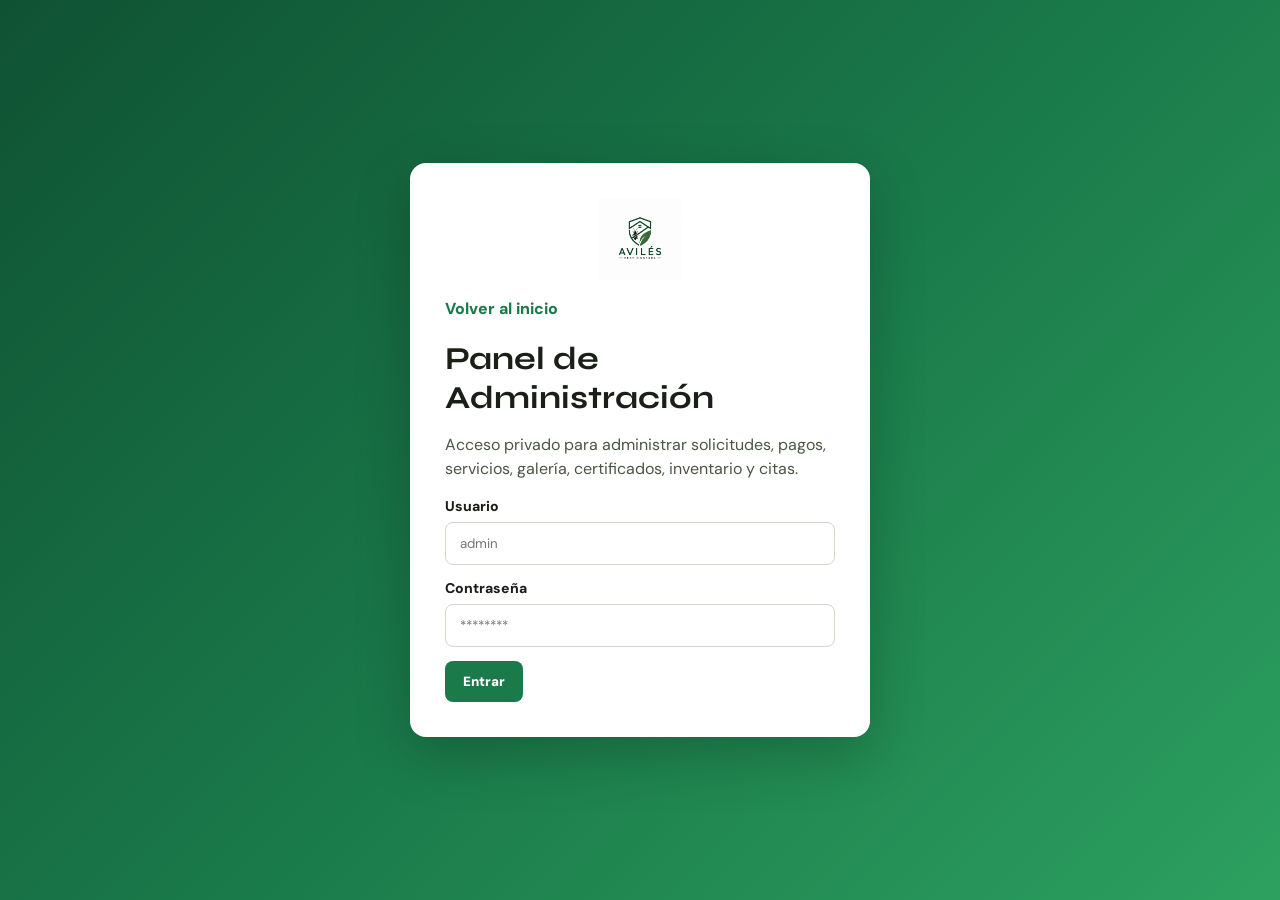
<file: dashboard.html>
﻿<!DOCTYPE html>
<html lang="es" data-theme="light">
<head>
<meta charset="UTF-8" />
<meta name="viewport" content="width=device-width, initial-scale=1.0" />
<title>Panel de Administración - Avilés Pest Control</title>
<link rel="icon" type="image/png" href="galeria/image1.png" />
<link rel="apple-touch-icon" href="galeria/image1.png" />
<link rel="preconnect" href="https://fonts.googleapis.com" />
<link href="https://fonts.googleapis.com/css2?family=Syne:wght@400;600;700;800&family=DM+Sans:wght@300;400;500;700&display=swap" rel="stylesheet" />
<style>
:root{
  --bg:#f5f7f2;
  --panel:#ffffff;
  --panel-2:#eaede4;
  --text:#1a1f18;
  --muted:#4a5544;
  --green:#1a7a4a;
  --green-2:#2da05f;
  --lime:#7ec94a;
  --dark:#0f2018;
  --border:#d0d8c8;
  --danger:#d93636;
  --warning:#d4a017;
  --blue:#2b6cb0;
  --shadow:0 4px 24px rgba(26,122,74,.12);
  --radius:16px;
  --radius-sm:8px;
}
*{box-sizing:border-box}
body{margin:0;font-family:'DM Sans',sans-serif;background:var(--bg);color:var(--text)}
h1,h2,h3{font-family:'Syne',sans-serif;margin:0;color:var(--text)}
button,input,select,textarea{font-family:inherit}
a{text-decoration:none;color:inherit}
.dashboard-shell{min-height:100vh}
.admin-login{min-height:100vh;display:grid;place-items:center;padding:24px;background:linear-gradient(135deg,#0f5233,#1a7a4a 52%,#2da05f)}
.admin-login-card{width:min(460px,100%);background:var(--panel);border-radius:var(--radius);padding:34px;box-shadow:0 18px 55px rgba(0,0,0,.22);border:1px solid rgba(255,255,255,.12)}
.admin-back{display:inline-block;margin-bottom:20px;color:var(--green);font-weight:800}
.admin-login-card h1{font-size:2rem;margin-bottom:10px}
.admin-login-card p{color:var(--muted);line-height:1.5}
.form-group{display:flex;flex-direction:column;gap:7px;margin-bottom:14px}
.form-group label{font-weight:800;font-size:.88rem}
input,select,textarea{width:100%;border:1.5px solid var(--border);border-radius:var(--radius-sm);padding:12px 14px;background:#fff;color:var(--text);outline:none}
textarea{min-height:90px;resize:vertical}
input:focus,select:focus,textarea:focus{border-color:var(--green);box-shadow:0 0 0 3px rgba(26,122,74,.12)}
.btn-green,.btn-sm,.admin-logout,.admin-home-link{border:0;border-radius:var(--radius-sm);padding:12px 18px;font-weight:900;cursor:pointer;transition:.2s ease}
.btn-green,.btn-sm{background:var(--green);color:white}
.btn-green:hover,.btn-sm:hover{background:var(--green-2);transform:translateY(-1px)}
.btn-danger{background:var(--danger)!important;color:white}
.btn-warning{background:var(--warning)!important;color:white}
.btn-blue{background:var(--blue)!important;color:white}
.btn-light{background:#eef6eb!important;color:var(--green)!important}
.btn-xs{padding:7px 10px;border-radius:999px;border:0;font-size:.78rem;font-weight:900;cursor:pointer;margin:2px}
.login-error{display:none;color:var(--danger)!important;font-weight:800;margin-top:12px}
.admin-app{display:grid;grid-template-columns:280px 1fr;min-height:100vh}
.admin-sidebar{background:linear-gradient(180deg,#0f2018,#0f5233);color:white;padding:24px;position:sticky;top:0;height:100vh;display:flex;flex-direction:column;gap:22px;overflow:auto;border-right:1px solid rgba(255,255,255,.08)}
.admin-brand{display:flex;align-items:center;gap:12px;font-family:'Syne';font-weight:900;font-size:1.1rem;line-height:1.05}
.admin-brand small{color:var(--lime)}
.admin-brand-mark{display:grid;place-items:center;width:48px;height:48px;border-radius:12px;background:var(--lime);color:#102015;font-weight:900;overflow:hidden}
.admin-brand-mark img,.dashboard-logo{width:100%;height:100%;object-fit:contain;display:block}.login-logo{width:82px;height:82px;margin:0 auto 18px;display:block}.cert-logo{width:86px;height:86px;object-fit:contain;margin:0 auto 12px;display:block}.receipt-logo-img{width:62px;height:62px;object-fit:contain;display:block;margin-bottom:10px}
.admin-menu{display:flex;flex-direction:column;gap:8px}
.admin-menu button{width:100%;text-align:left;border:1px solid transparent;border-radius:var(--radius-sm);padding:13px 15px;background:transparent;color:rgba(255,255,255,.78);font-weight:800;cursor:pointer;transition:.2s}
.admin-menu button:hover,.admin-menu button.active{background:rgba(126,201,74,.16);border-color:rgba(126,201,74,.24);color:white}
.admin-logout{margin-top:auto;background:var(--lime);color:#0f2018}
.admin-content{padding:28px;overflow:hidden}
.admin-topbar{display:flex;align-items:center;justify-content:space-between;gap:20px;margin-bottom:24px}
.admin-kicker{color:var(--green);font-weight:900;text-transform:uppercase;letter-spacing:.08em;font-size:.76rem}
.admin-topbar h1{font-size:2.2rem;margin-top:4px}
.admin-home-link{background:#0f5233;color:white}
.dash-panel{display:none}.dash-panel.active{display:block}
.metric-grid{display:grid;grid-template-columns:repeat(6,minmax(150px,1fr));gap:16px;margin-bottom:20px}
.metric-card,.admin-card,.receipt-card{background:var(--panel);border:1px solid var(--border);border-radius:var(--radius);box-shadow:var(--shadow)}
.metric-card{padding:20px;min-height:120px;display:flex;flex-direction:column;justify-content:space-between}
.metric-card span{color:var(--muted);font-weight:800;font-size:.9rem}.metric-card strong{font-size:2rem;font-family:'Syne'}
.metric-card.green{background:linear-gradient(135deg,#ffffff,#ecf8e5)}
.metric-card.blue{background:linear-gradient(135deg,#ffffff,#e8f1ec)}
.metric-card.orange{background:linear-gradient(135deg,#ffffff,#fff7df)}
.admin-grid{display:grid;gap:18px;margin-bottom:18px}.two-columns{grid-template-columns:repeat(2,minmax(0,1fr))}.three-columns{grid-template-columns:repeat(3,minmax(0,1fr))}.payments-layout{grid-template-columns:1.3fr .7fr}
.admin-card,.receipt-card{padding:22px;margin-bottom:18px}.admin-card h2,.receipt-card h2{font-size:1.25rem;margin-bottom:12px}.admin-card p{color:var(--muted);margin:6px 0 0;line-height:1.5}
.admin-card-head{display:flex;align-items:center;justify-content:space-between;gap:15px;margin-bottom:15px}
.request-form,.payment-form,.testimonial-form,.gallery-form,.inventory-form,.faq-form,.appointment-form,.certificate-form,.expense-form,.suggestion-form{display:grid;grid-template-columns:repeat(4,1fr);gap:12px;margin-bottom:16px}
.wide{grid-column:1/-1}.span-2{grid-column:span 2}.span-3{grid-column:span 3}
.dash-row{display:flex;gap:10px;align-items:center;margin-bottom:14px}.dash-row input{flex:1}
.table-wrap{width:100%;overflow:auto}.admin-table{width:100%;border-collapse:collapse;min-width:760px}.admin-table th,.admin-table td{padding:13px 12px;border-bottom:1px solid var(--border);text-align:left;vertical-align:top}.admin-table th{font-size:.8rem;text-transform:uppercase;color:var(--muted);letter-spacing:.06em}.admin-table td{font-weight:600}
.badge{display:inline-flex;align-items:center;border-radius:999px;padding:6px 10px;font-size:.78rem;font-weight:900;background:#edf6ea;color:var(--green)}.badge.danger{background:#ffe9e9;color:var(--danger)}.badge.warning{background:#fff3dc;color:#a86400}.badge.blue{background:#e7efff;color:var(--blue)}.badge.lime{background:rgba(126,201,74,.18);color:#0f5233}
.rank-list{display:flex;flex-direction:column;gap:10px}.rank-row{display:grid;grid-template-columns:140px 1fr 40px;gap:10px;align-items:center}.rank-bar{height:12px;border-radius:999px;background:#edf2ea;overflow:hidden}.rank-fill{height:100%;border-radius:999px;background:var(--green)}
.donut-wrap{display:flex;align-items:center;gap:20px;flex-wrap:wrap}.donut-chart{width:170px;height:170px;border-radius:50%;background:conic-gradient(var(--green) 0deg,#dce8d7 0deg)}.donut-legend{display:grid;gap:8px}.dot-chart{display:flex;gap:10px;align-items:end;min-height:180px}.dot-col{display:flex;flex-direction:column;align-items:center;gap:7px;flex:1}.dot{width:18px;height:18px;border-radius:50%;background:var(--green)}.dot-label{font-size:.75rem;color:var(--muted);text-align:center}
.item-list{display:grid;gap:10px}.item-card{border:1px solid var(--border);border-radius:var(--radius-sm);padding:14px;background:#fff;display:flex;justify-content:space-between;gap:12px;align-items:flex-start}.item-card strong{display:block}.item-card small{color:var(--muted)}
.admin-table input,.admin-table select,.admin-table textarea{min-width:130px;padding:8px 10px;border-radius:10px;font-size:.85rem}.admin-table textarea{min-height:54px}.editable-card>div{display:grid;gap:8px;flex:1}.item-card input,.item-card select,.item-card textarea{margin-bottom:6px}
.receipt-card{min-height:360px}.receipt-empty{height:100%;display:grid;place-items:center;color:var(--muted);text-align:center}.receipt-box{border:1px dashed var(--border);border-radius:18px;padding:18px;background:white}.receipt-box h2{color:var(--green)}.receipt-brand{display:flex;align-items:center;gap:12px;margin-bottom:10px}.receipt-line{display:flex;justify-content:space-between;border-bottom:1px solid var(--border);padding:9px 0}.payment-message,.dash-save-msg{display:none;color:var(--green);font-weight:900}
.gallery-preview{display:grid;grid-template-columns:repeat(3,1fr);gap:12px}.gallery-card img{width:100%;height:160px;object-fit:cover;border-radius:16px;border:1px solid var(--border)}.gallery-card{background:var(--panel-2);padding:12px;border-radius:18px;border:1px solid var(--border)}
.upload-field{display:flex;flex-direction:column;gap:7px}.upload-field label{font-weight:900;font-size:.88rem}.upload-field small{color:var(--muted);line-height:1.4}.upload-field input[type=file]{background:#fff;border:1.5px dashed var(--green);cursor:pointer}
.slide-show-box{min-height:280px;border-radius:22px;overflow:hidden;position:relative;background:#102015;color:white;display:grid;place-items:center}.slide-show-box img{width:100%;height:360px;object-fit:cover;display:block}.slide-caption{position:absolute;left:18px;bottom:18px;background:rgba(16,32,21,.75);padding:12px 16px;border-radius:16px;backdrop-filter:blur(10px)}
.calendar-grid{display:grid;grid-template-columns:repeat(7,1fr);gap:10px}.calendar-day{min-height:120px;background:var(--panel-2);border:1px solid var(--border);border-radius:16px;padding:10px}.calendar-day strong{font-family:'Syne'}.calendar-event{margin-top:8px;padding:7px;border-radius:10px;background:#e8f7e5;font-size:.8rem;font-weight:800;color:var(--green)}
.cert-preview{background:#fff;border:8px double #2f7d32;border-radius:22px;padding:35px;text-align:center;min-height:420px}.cert-preview h2{font-size:2.2rem;color:#2f7d32}.cert-preview .cert-name{font-family:'Syne';font-size:2rem;font-weight:900;margin:18px 0}.cert-preview p{max-width:760px;margin:10px auto;color:#102015}.cert-signatures{display:grid;grid-template-columns:repeat(3,1fr);gap:18px;margin-top:38px}.cert-line{border-top:1px solid #102015;padding-top:8px;font-size:.8rem;color:#607066}
@media(max-width:1200px){.metric-grid{grid-template-columns:repeat(3,1fr)}.request-form,.payment-form,.testimonial-form,.gallery-form,.inventory-form,.faq-form,.appointment-form,.certificate-form,.expense-form,.suggestion-form{grid-template-columns:repeat(2,1fr)}}
@media(max-width:860px){.admin-app{grid-template-columns:1fr}.admin-sidebar{position:relative;height:auto}.admin-menu{display:grid;grid-template-columns:repeat(2,1fr)}.admin-topbar{flex-direction:column;align-items:flex-start}.two-columns,.three-columns,.payments-layout{grid-template-columns:1fr}.metric-grid{grid-template-columns:repeat(2,1fr)}.gallery-preview{grid-template-columns:1fr}.calendar-grid{grid-template-columns:1fr}.cert-signatures{grid-template-columns:1fr}}
@media(max-width:560px){.admin-content{padding:18px}.metric-grid,.request-form,.payment-form,.testimonial-form,.gallery-form,.inventory-form,.faq-form,.appointment-form,.certificate-form,.expense-form,.suggestion-form{grid-template-columns:1fr}.span-2,.span-3{grid-column:auto}.admin-menu{grid-template-columns:1fr}.admin-card-head{flex-direction:column;align-items:flex-start}.dash-row{flex-direction:column}.metric-card strong{font-size:1.6rem}}
</style>
</head>
<body class="dashboard-page">
<main class="dashboard-shell">
<section class="admin-login" id="loginPanel">
  <div class="admin-login-card">
    <img class="login-logo" src="galeria/image1.png" alt="Logo Avilés Pest Control" />
    <a class="admin-back" href="index.html">Volver al inicio</a>
    <h1>Panel de Administración</h1>
    <p>Acceso privado para administrar solicitudes, pagos, servicios, galería, certificados, inventario y citas.</p>
    <div class="form-group"><label for="loginUser">Usuario</label><input type="text" id="loginUser" placeholder="admin" /></div>
    <div class="form-group"><label for="loginPass">Contraseña</label><input type="password" id="loginPass" placeholder="********" /></div>
    <button class="btn-green" onclick="doLogin()">Entrar</button>
    <p class="login-error" id="loginErr">Credenciales incorrectas</p>
  </div>
</section>

<section class="admin-app" id="dashPanel" style="display:none">
  <aside class="admin-sidebar">
    <a class="admin-brand" href="index.html"><span class="admin-brand-mark"><img src="galeria/image1.png" alt="Logo Avilés Pest Control" /></span><span>Avilés<br><small>Pest Control</small></span></a>
    <nav class="admin-menu" aria-label="Menú de administración">
      <button class="active" onclick="showTab('stats',this)">Estadísticas</button>
      <button onclick="showTab('requests',this)">Solicitudes</button>
      <button onclick="showTab('payments',this)">Pagos</button>
      <button onclick="showTab('inventory',this)">Inventario</button>
      <button onclick="showTab('appointments',this)">Calendario</button>
      <button onclick="showTab('gallery',this)">Slide Show</button>
      <button onclick="showTab('certificates',this)">Certificados</button>
      <button onclick="showTab('faq',this)">Preguntas Frecuentes</button>
      <button onclick="showTab('expenses',this)">Gastos</button>
      <button onclick="showTab('suggestions',this)">Sugerencias</button>
      <button onclick="showTab('settings',this)">Configuración</button>
      <button onclick="showTab('services',this)">Servicios</button>
      <button onclick="showTab('testimonials',this)">Testimonios</button>
    </nav>
    <button class="admin-logout" onclick="doLogout()">Cerrar sesión</button>
  </aside>

  <div class="admin-content">
    <header class="admin-topbar">
      <div><span class="admin-kicker">Administración</span><h1 id="sectionTitle">Estadísticas</h1></div>
      <a class="admin-home-link" href="index.html">Ver página</a>
    </header>

    <section class="dash-panel active" id="tab-stats">
      <div class="metric-grid">
        <article class="metric-card"><span>Solicitudes nuevas</span><strong id="newRequestCount">0</strong></article>
        <article class="metric-card"><span>Pendientes</span><strong id="pendingCount">0</strong></article>
        <article class="metric-card"><span>En proceso</span><strong id="processCount">0</strong></article>
        <article class="metric-card"><span>Realizadas</span><strong id="doneCount">0</strong></article>
        <article class="metric-card green"><span>Ganado este mes</span><strong id="monthEarned">$0.00</strong></article>
        <article class="metric-card blue"><span>Total ganado en el año</span><strong id="yearEarned">$0.00</strong></article>
      </div>
      <div class="metric-grid">
        <article class="metric-card orange"><span>Balance pendiente</span><strong id="pendingBalance">$0.00</strong></article>
        <article class="metric-card"><span>Gastos del mes</span><strong id="monthExpenses">$0.00</strong></article>
        <article class="metric-card green"><span>Ganancia real del mes</span><strong id="monthProfit">$0.00</strong></article>
        <article class="metric-card"><span>Productos bajos</span><strong id="lowStockCount">0</strong></article>
        <article class="metric-card"><span>Citas próximas</span><strong id="upcomingCount">0</strong></article>
        <article class="metric-card"><span>Certificados creados</span><strong id="certCount">0</strong></article>
      </div>
      <div class="admin-grid two-columns">
        <article class="admin-card"><h2>Servicios más solicitados</h2><div class="rank-list" id="topServices"></div></article>
        <article class="admin-card"><h2>Lugares más solicitados</h2><div class="rank-list" id="topPlaces"></div></article>
      </div>
      <div class="admin-grid two-columns">
        <article class="admin-card"><h2>Estados de solicitudes</h2><div class="donut-wrap"><div class="donut-chart" id="statusDonut"></div><div class="donut-legend" id="statusLegend"></div></div></article>
        <article class="admin-card"><h2>Volumen por lugar</h2><div class="dot-chart" id="placeDots"></div></article>
      </div>
    </section>

    <section class="dash-panel" id="tab-requests">
      <div class="admin-card">
        <div class="admin-card-head"><div><h2>Solicitudes de servicio</h2><p>Organiza cada solicitud por estado para seguimiento interno.</p></div><button class="btn-sm" onclick="addRequest()">Agregar solicitud</button></div>
        <div class="request-form">
          <input type="text" id="requestClient" placeholder="Cliente" />
          <input type="tel" id="requestPhone" placeholder="Teléfono" />
          <input type="text" id="requestPlace" placeholder="Lugar / Pueblo" />
          <select id="requestService"></select>
          <select id="requestStatus"><option value="nueva">Nueva</option><option value="pendiente">Pendiente</option><option value="proceso">En proceso</option><option value="realizada">Realizada</option><option value="cancelada">Cancelada</option></select>
          <input type="date" id="requestDate" />
          <input type="text" id="requestTech" placeholder="Técnico asignado" />
          <input type="text" id="requestNotes" placeholder="Notas rápidas" />
        </div>
        <div class="table-wrap"><table class="admin-table"><thead><tr><th>Cliente</th><th>Teléfono</th><th>Lugar</th><th>Servicio</th><th>Estado</th><th>Fecha</th><th>Técnico</th><th></th></tr></thead><tbody id="requestTable"></tbody></table></div>
      </div>
    </section>

    <section class="dash-panel" id="tab-payments">
      <div class="admin-grid payments-layout">
        <article class="admin-card">
          <h2>Registrar pago</h2>
          <div class="payment-form">
            <div class="form-group"><label>Nombre del cliente</label><input type="text" id="payClient" /></div>
            <div class="form-group"><label>Día</label><input type="date" id="payDate" /></div>
            <div class="form-group"><label>Servicio realizado</label><select id="payService"></select></div>
            <div class="form-group"><label>Cantidad cobrada</label><input type="number" id="payCharged" min="0" step="0.01" /></div>
            <div class="form-group"><label>Cuánto pagó</label><input type="number" id="payPaid" min="0" step="0.01" /></div>
            <div class="form-group"><label>Método de pago</label><select id="payMethod"><option>Efectivo</option><option>ATH Móvil</option><option>Tarjeta</option><option>Cheque</option><option>Transferencia</option></select></div>
            <div class="form-group"><label>Número de recibo</label><input type="text" id="payReceipt" placeholder="Automático si lo dejas vacío" /></div>
            <div class="form-group wide"><label>Notas</label><textarea id="payNotes" placeholder="Detalles adicionales del servicio"></textarea></div>
            <button type="button" class="btn-sm wide" onclick="savePayment()">Guardar y generar recibo</button><p class="payment-message wide" id="paySaveMsg"></p>
          </div>
        </article>
        <article class="receipt-card" id="receiptPreview"><div class="receipt-empty">Completa un pago para generar el recibo.</div></article>
      </div>
      <div class="admin-card"><h2>Historial de pagos</h2><div class="table-wrap"><table class="admin-table"><thead><tr><th>Cliente</th><th>Fecha</th><th>Servicio</th><th>Cobrado</th><th>Pagado</th><th>Pendiente</th><th>Método</th><th>Recibo</th><th></th></tr></thead><tbody id="paymentTable"></tbody></table></div></div>
    </section>

    <section class="dash-panel" id="tab-inventory">
      <div class="admin-card">
        <div class="admin-card-head"><div><h2>Inventario</h2><p>Controla productos, químicos, herramientas y materiales.</p></div><button class="btn-sm" onclick="addInventory()">Agregar producto</button></div>
        <div class="inventory-form">
          <input type="text" id="invName" placeholder="Producto" />
          <select id="invCategory"><option>Químicos</option><option>Trampas</option><option>Herramientas</option><option>Protección</option><option>Equipos</option><option>Otros</option></select>
          <input type="number" id="invQty" placeholder="Cantidad" min="0" />
          <input type="number" id="invMin" placeholder="Cantidad mínima" min="0" />
          <input type="date" id="invDate" />
          <input type="number" id="invCost" placeholder="Costo" min="0" step="0.01" />
          <input type="text" id="invSupplier" placeholder="Suplidor" />
          <input type="text" id="invNotes" placeholder="Notas" />
        </div>
        <p class="dash-save-msg" id="inventorySaveMsg">Producto agregado al inventario.</p>
        <div class="table-wrap"><table class="admin-table"><thead><tr><th>Producto</th><th>Categoría</th><th>Cantidad</th><th>Mínimo</th><th>Fecha</th><th>Costo</th><th>Suplidor</th><th>Estado</th><th></th></tr></thead><tbody id="inventoryTable"></tbody></table></div>
      </div>
    </section>

    <section class="dash-panel" id="tab-appointments">
      <div class="admin-card">
        <div class="admin-card-head"><div><h2>Calendario de citas</h2><p>Agenda servicios, talleres, seguimientos y visitas.</p></div><button class="btn-sm" onclick="addAppointment()">Agregar cita</button></div>
        <div class="appointment-form">
          <input type="date" id="appDate" />
          <input type="time" id="appTime" />
          <input type="text" id="appClient" placeholder="Cliente / Empresa" />
          <input type="text" id="appPhone" placeholder="Teléfono" />
          <input type="text" id="appPlace" placeholder="Lugar" />
          <select id="appService"></select>
          <input type="text" id="appTech" placeholder="Técnico" />
          <select id="appStatus"><option>Programada</option><option>Confirmada</option><option>Realizada</option><option>Cancelada</option></select>
          <input class="wide" type="text" id="appNotes" placeholder="Notas de la cita" />
        </div>
        <div class="admin-grid two-columns">
          <div><h2>Vista rápida</h2><div class="calendar-grid" id="calendarGrid"></div></div>
          <div><h2>Listado de citas</h2><div class="table-wrap"><table class="admin-table"><thead><tr><th>Fecha</th><th>Hora</th><th>Cliente</th><th>Servicio</th><th>Lugar</th><th>Estado</th><th></th></tr></thead><tbody id="appointmentTable"></tbody></table></div></div>
        </div>
      </div>
    </section>

    <section class="dash-panel" id="tab-gallery">
      <div class="admin-card">
        <div class="admin-card-head"><div><h2>Galería Slide Show</h2><p>Administra imágenes para el carrusel principal de la página.</p></div><button class="btn-sm" onclick="addSlide()">Agregar slide</button></div>
        <div class="gallery-form">
          <div class="span-2 upload-field">
            <label for="slideFile">Subir imagen desde celular</label>
            <input type="file" id="slideFile" accept="image/*" />
            <small>También puedes pegar una URL abajo. Las fotos subidas se comprimen para guardarse localmente.</small>
          </div>
          <input class="span-2" type="text" id="slideImg" placeholder="URL de la imagen o imagen subida" />
          <input type="text" id="slideTitle" placeholder="Título" />
          <input type="text" id="slideSubtitle" placeholder="Subtítulo" />
        </div>
        <p class="dash-save-msg" id="slideUploadMsg">Imagen cargada. Ahora puedes agregar el slide.</p>
        <div class="slide-show-box" id="slideShowPreview"><div>No hay slides todavía.</div></div>
      </div>
      <div class="admin-card"><h2>Slides guardados</h2><div class="gallery-preview" id="galleryList"></div></div>
    </section>

    <section class="dash-panel" id="tab-certificates">
      <div class="admin-card">
        <div class="admin-card-head"><div><h2>Creador de certificados</h2><p>Para talleres de fumigación, capacitación o participación.</p></div><button class="btn-sm" onclick="createCertificate()">Crear certificado</button></div>
        <div class="certificate-form">
          <input type="text" id="certName" placeholder="Nombre del participante" />
          <input type="text" id="certWorkshop" placeholder="Nombre del taller" value="Taller de Fumigación y Control de Plagas" />
          <input type="date" id="certDate" />
          <input type="text" id="certInstructor" placeholder="Instructor" value="Avilés Pest Control" />
          <textarea class="wide" id="certText" placeholder="Texto del certificado">Por haber completado satisfactoriamente el taller ofrecido por Avilés Pest Control, demostrando compromiso, participación y conocimiento básico sobre prácticas seguras de fumigación y control de plagas.</textarea>
        </div>
        <div class="cert-preview" id="certPreview">
          <img class="cert-logo" src="galeria/image1.png" alt="Logo Avilés Pest Control" />
          <h2>Certificado de Participación</h2>
          <p>Se certifica que</p>
          <div class="cert-name">Nombre del participante</div>
          <p id="certPreviewText">Por haber completado satisfactoriamente el taller ofrecido por Avilés Pest Control.</p>
          <h3 id="certPreviewWorkshop">Taller de Fumigación y Control de Plagas</h3>
          <p id="certPreviewDate">Fecha</p>
          <div class="cert-signatures"><div class="cert-line">Instructor</div><div class="cert-line">Representante Avilés Pest Control</div><div class="cert-line">Participante</div></div>
        </div>
        <br><button class="btn-sm btn-blue" onclick="printCertificate()">Imprimir / Guardar PDF</button>
      </div>
      <div class="admin-card"><h2>Certificados creados</h2><div class="table-wrap"><table class="admin-table"><thead><tr><th>Nombre</th><th>Taller</th><th>Fecha</th><th>Instructor</th><th></th></tr></thead><tbody id="certificateTable"></tbody></table></div></div>
    </section>

    <section class="dash-panel" id="tab-faq">
      <div class="admin-card">
        <div class="admin-card-head"><div><h2>Preguntas frecuentes</h2><p>Edita las preguntas que aparecen en la web.</p></div><button class="btn-sm" onclick="addFAQ()">Agregar pregunta</button></div>
        <div class="faq-form">
          <input class="span-2" type="text" id="faqQuestion" placeholder="Pregunta" />
          <select id="faqCategory"><option>General</option><option>Servicios</option><option>Seguridad</option><option>Pagos</option><option>Garantía</option></select>
          <input type="text" id="faqOrder" placeholder="Orden" />
          <textarea class="wide" id="faqAnswer" placeholder="Respuesta"></textarea>
        </div>
        <div class="item-list" id="faqList"></div>
      </div>
    </section>

    <section class="dash-panel" id="tab-expenses">
      <div class="admin-card">
        <div class="admin-card-head"><div><h2>Registro de gastos</h2><p>Calcula la ganancia real: ingresos menos gastos.</p></div><button class="btn-sm" onclick="addExpense()">Agregar gasto</button></div>
        <div class="expense-form">
          <input type="date" id="expDate" />
          <input type="text" id="expConcept" placeholder="Concepto" />
          <select id="expCategory"><option>Gasolina</option><option>Químicos</option><option>Herramientas</option><option>Publicidad</option><option>Mantenimiento</option><option>Otros</option></select>
          <input type="number" id="expAmount" placeholder="Cantidad" min="0" step="0.01" />
          <input class="wide" type="text" id="expNotes" placeholder="Notas" />
        </div>
        <div class="table-wrap"><table class="admin-table"><thead><tr><th>Fecha</th><th>Concepto</th><th>Categoría</th><th>Cantidad</th><th>Notas</th><th></th></tr></thead><tbody id="expenseTable"></tbody></table></div>
      </div>
    </section>

    <section class="dash-panel" id="tab-suggestions">
      <div class="admin-card">
        <div class="admin-card-head">
          <div>
            <h2>Sugerencias para la página y servicios</h2>
            <p>Guarda ideas de mejora, solicitudes de clientes, cambios para la web o nuevos servicios que quieras ofrecer.</p>
          </div>
          <button class="btn-sm" onclick="addSuggestion()">Agregar sugerencia</button>
        </div>
        <div class="suggestion-form">
          <input class="span-2" type="text" id="sugTitle" placeholder="Título de la sugerencia" />
          <select id="sugArea"><option>Página web</option><option>Servicios</option><option>Dashboard</option><option>Marketing</option><option>Operaciones</option></select>
          <select id="sugPriority"><option>Alta</option><option>Media</option><option>Baja</option></select>
          <select id="sugStatus"><option>Pendiente</option><option>En revisión</option><option>Aprobada</option><option>Implementada</option><option>Descartada</option></select>
          <input type="date" id="sugDate" />
          <textarea class="wide" id="sugDescription" placeholder="Describe la idea, problema o mejora sugerida..."></textarea>
        </div>
        <div class="table-wrap">
          <table class="admin-table">
            <thead><tr><th>Título</th><th>Área</th><th>Prioridad</th><th>Estado</th><th>Fecha</th><th>Descripción</th><th></th></tr></thead>
            <tbody id="suggestionTable"></tbody>
          </table>
        </div>
      </div>
    </section>

    <section class="dash-panel" id="tab-settings">
      <div class="admin-grid two-columns">
        <article class="admin-card"><h2>Teléfonos</h2><div class="dash-row"><input type="tel" id="dash-tel1" value="787-299-7512" /><input type="tel" id="dash-tel2" value="787-678-4889" /></div><button class="btn-sm" onclick="saveTel()">Guardar teléfonos</button><p class="dash-save-msg" id="telSaveMsg">Teléfonos actualizados</p></article>
        <article class="admin-card"><h2>Correo electrónico</h2><div class="dash-row"><input type="email" id="dash-email" value="avilespestcontrol@gmail.com" /></div><button class="btn-sm" onclick="saveEmail()">Guardar email</button><p class="dash-save-msg" id="emailSaveMsg">Email actualizado</p></article>
      </div>
    </section>

    <section class="dash-panel" id="tab-services">
      <div class="admin-card"><div class="admin-card-head"><div><h2>Servicios ofrecidos</h2><p>Edita la lista de servicios y plagas que ofrece el negocio.</p></div></div><div class="dash-row"><input type="text" id="newPlaga" placeholder="Ej: Avispas" /><button class="btn-sm" onclick="addPlaga()">Agregar</button></div><div class="item-list" id="plagaList"></div></div>
    </section>

    <section class="dash-panel" id="tab-testimonials">
      <div class="admin-card"><h2>Testimonios</h2><div class="testimonial-form"><input type="text" id="newTestName" placeholder="Nombre del cliente" /><input type="text" id="newTestPlace" placeholder="Pueblo, PR" /><textarea class="wide" id="newTestText" placeholder="Texto del testimonio..."></textarea><button class="btn-sm wide" onclick="addTestimonial()">Agregar testimonio</button></div><div class="item-list" id="testList"></div></div>
    </section>
  </div>
</section>
</main>

<script>
const $=id=>document.getElementById(id);
const money=n=>Number(n||0).toLocaleString('en-US',{style:'currency',currency:'USD'});
const today=()=>new Date().toISOString().slice(0,10);
const uid=p=>p+'-'+Date.now()+'-'+Math.floor(Math.random()*9999);
const get=(k,d)=>{try{return JSON.parse(localStorage.getItem(k)||JSON.stringify(d))}catch{return d}};
const set=(k,v)=>{
  try{localStorage.setItem(k,JSON.stringify(v));return true}
  catch(e){
    if(k==='ap_payments'&&Array.isArray(v)){
      for(const limit of [50,25,10,1]){
        try{const trimmed=v.slice(0,limit);localStorage.removeItem(k);localStorage.setItem(k,JSON.stringify(trimmed));payments=trimmed;return true}catch{localStorage.removeItem(k)}
      }
    }
    console.warn('No se pudo guardar',k,e);
    return false;
  }
};

const indexServices=['Residencial – Cucarachas','Residencial – Hormigas','Residencial – Roedores','Residencial – Comején / Termitas','Residencial – Moscas y Mosquitos','Residencial – Pulgas y Garrapatas','Residencial – Salamandras e Iguanas','Residencial – General','Comercial – General','Comercial – Comején / Termitas','Auto','Bote / Embarcación','Camper / RV','Otro servicio'];
const indexTestimonials=[
  {id:uid('test'),name:'María Rodríguez',place:'San Juan, PR',text:'"Excelente servicio. Llegaron puntual, fueron muy profesionales y el resultado fue increíble. No hemos visto ni una cucaracha desde entonces. ¡100% recomendado!"'},
  {id:uid('test'),name:'José López',place:'Bayamón, PR',text:'"Tenía un problema serio de comején en mi casa y Avilés Pest Control lo resolvió completamente. Muy profesionales, precios justos y excelente atención al cliente."'},
  {id:uid('test'),name:'Carmen Nieves',place:'Ponce, PR',text:'"Llamé por una emergencia de roedores en mi restaurante y respondieron en pocas horas. Resolvieron el problema rápido y de forma discreta. Son los mejores de Puerto Rico."'}
];
const indexFAQs=[
  {id:uid('faq'),question:'¿Cada cuánto debo fumigar mi hogar?',answer:'Recomendamos fumigaciones preventivas cada 3 a 6 meses dependiendo del tipo de plaga y el ambiente. Para propiedades comerciales como restaurantes, sugerimos tratamientos mensuales para cumplir con regulaciones sanitarias.',category:'Servicios',order:1},
  {id:uid('faq'),question:'¿El tratamiento es seguro para mascotas y niños?',answer:'Sí. Usamos productos aprobados por la EPA que son seguros una vez se seca el tratamiento. Recomendamos que mascotas y niños estén fuera del área durante la aplicación (generalmente 2-4 horas). Nuestros técnicos te darán instrucciones específicas según el servicio.',category:'Seguridad',order:2},
  {id:uid('faq'),question:'¿Atienden emergencias?',answer:'¡Sí! Ofrecemos servicio de emergencia. Llámanos al 787-299-7512 o 787-678-4889 y haremos todo lo posible por atenderte lo más rápido posible, incluyendo fines de semana.',category:'Servicios',order:3},
  {id:uid('faq'),question:'¿Ofrecen garantía en sus servicios?',answer:'Sí, garantizamos nuestros servicios. Si la plaga regresa dentro del período de garantía, regresamos sin costo adicional. Los términos varían según el tipo de servicio; pregunta a nuestro equipo para más detalles.',category:'Garantía',order:4},
  {id:uid('faq'),question:'¿Cuánto tiempo tarda el tratamiento?',answer:'Depende del tamaño de la propiedad y el tipo de plaga. Un hogar promedio tarda entre 45 minutos y 2 horas. Tratamientos de comején o infestaciones severas pueden requerir más tiempo. Te daremos un estimado antes de comenzar.',category:'General',order:5},
  {id:uid('faq'),question:'¿Trabajan en todo Puerto Rico?',answer:'¡Absolutamente! Atendemos los 78 municipios de Puerto Rico incluyendo Vieques y Culebra. Sin importar dónde estés en la isla, podemos llegar hasta ti.',category:'General',order:6}
];
let services=get('ap_services',indexServices);
let requests=get('ap_requests',[]);
let payments=get('ap_payments',[]);
let testimonials=get('ap_testimonials',indexTestimonials);
let inventory=get('ap_inventory',[]);
let slides=get('ap_slides',[]);
let faqs=get('ap_faqs',indexFAQs);
let appointments=get('ap_appointments',[]);
let certificates=get('ap_certificates',[]);
let expenses=get('ap_expenses',[]);
let suggestions=get('ap_suggestions',[]);
let contact=get('ap_contact',{tel1:'787-299-7512',tel2:'787-678-4889',email:'avilespestcontrol@gmail.com'});
if(!services.length) services=indexServices;
if(services.includes('Control de cucarachas')&&!services.includes('Residencial – Cucarachas')) services=indexServices;
if(!testimonials.length) testimonials=indexTestimonials;
if(!faqs.length) faqs=indexFAQs;

function doLogin(){
  const user=$('loginUser').value.trim();
  const pass=$('loginPass').value.trim();
  if((user==='admin'||user==='Aviles'||user==='Ángel')&&(pass==='aviles2026'||pass==='admin123'||pass==='aviles123'||pass==='hacker2022')){
    $('loginPanel').style.display='none';$('dashPanel').style.display='grid';localStorage.setItem('ap_logged','yes');renderAll();
  }else{$('loginErr').style.display='block'}
}
function doLogout(){localStorage.removeItem('ap_logged');location.reload()}
function showTab(tab,btn){document.querySelectorAll('.dash-panel').forEach(p=>p.classList.remove('active'));$('tab-'+tab).classList.add('active');document.querySelectorAll('.admin-menu button').forEach(b=>b.classList.remove('active'));btn.classList.add('active');$('sectionTitle').textContent=btn.textContent;renderAll()}

function fillServiceSelects(){['requestService','payService','appService'].forEach(id=>{const el=$(id); if(!el)return; el.innerHTML=services.map(s=>`<option>${s}</option>`).join('')})}
function saveAll(){set('ap_services',services);set('ap_requests',requests);set('ap_payments',payments);set('ap_testimonials',testimonials);set('ap_inventory',inventory);set('ap_slides',slides);set('ap_faqs',faqs);set('ap_appointments',appointments);set('ap_certificates',certificates);set('ap_expenses',expenses);set('ap_suggestions',suggestions);set('ap_contact',contact);renderAll()}
const esc=v=>String(v??'').replace(/[&<>"']/g,c=>({'&':'&amp;','<':'&lt;','>':'&gt;','"':'&quot;',"'":'&#39;'}[c]));
const opt=(arr,val)=>arr.map(x=>`<option ${x===val?'selected':''}>${esc(x)}</option>`).join('');
function updateItem(list,id,field,value,type='text'){const item=list.find(x=>x.id===id);if(!item)return;item[field]=type==='number'?Number(value||0):value;saveAll()}
function updateService(i,value){services[i]=value;set('ap_services',services);fillServiceSelects()}

function addRequest(){
  const item={id:uid('req'),client:$('requestClient').value,phone:$('requestPhone').value,place:$('requestPlace').value,service:$('requestService').value,status:$('requestStatus').value,date:$('requestDate').value||today(),tech:$('requestTech').value,notes:$('requestNotes').value};
  if(!item.client||!item.place)return alert('Escribe cliente y lugar.');
  requests.unshift(item);['requestClient','requestPhone','requestPlace','requestTech','requestNotes'].forEach(id=>$(id).value='');saveAll();
}
function deleteRequest(id){requests=requests.filter(x=>x.id!==id);saveAll()}
function renderRequests(){
  $('requestTable').innerHTML=requests.map(r=>`<tr>
    <td><input value="${esc(r.client)}" onchange="updateItem(requests,'${r.id}','client',this.value)"></td>
    <td><input value="${esc(r.phone||'')}" onchange="updateItem(requests,'${r.id}','phone',this.value)"></td>
    <td><input value="${esc(r.place)}" onchange="updateItem(requests,'${r.id}','place',this.value)"></td>
    <td><select onchange="updateItem(requests,'${r.id}','service',this.value)">${opt(services,r.service)}</select></td>
    <td><select onchange="updateItem(requests,'${r.id}','status',this.value)">${opt(['nueva','pendiente','proceso','realizada','cancelada'],r.status)}</select></td>
    <td><input type="date" value="${esc(r.date||'')}" onchange="updateItem(requests,'${r.id}','date',this.value)"></td>
    <td><input value="${esc(r.tech||'')}" onchange="updateItem(requests,'${r.id}','tech',this.value)"></td>
    <td><button class="btn-xs btn-danger" onclick="deleteRequest('${r.id}')">Eliminar</button></td>
  </tr>`).join('')||'<tr><td colspan="8">No hay solicitudes.</td></tr>';
}

function savePayment(){
  const charged=Number($('payCharged').value||0), paid=Number($('payPaid').value||0);
  const receipt=$('payReceipt').value||('AP-'+new Date().getFullYear()+'-'+String(payments.length+1).padStart(4,'0'));
  const item={id:uid('pay'),client:$('payClient').value,date:$('payDate').value||today(),service:$('payService').value,charged,paid,method:$('payMethod').value,receipt,notes:$('payNotes').value};
  if(!item.client||!charged)return alert('Completa cliente y cantidad cobrada.');
  payments.unshift(item);$('paySaveMsg').textContent='Pago guardado correctamente.';$('paySaveMsg').style.display='block';renderReceipt(item);['payClient','payCharged','payPaid','payReceipt','payNotes'].forEach(id=>$(id).value='');saveAll();
}
function renderReceipt(p){$('receiptPreview').innerHTML=`<div class="receipt-box"><div class="receipt-brand"><img class="receipt-logo-img" src="galeria/image1.png" alt="Logo Avilés Pest Control"><div><h2>Avilés Pest Control</h2><p>Recibo: <b>${p.receipt}</b></p></div></div><div class="receipt-line"><span>Cliente</span><b>${p.client}</b></div><div class="receipt-line"><span>Fecha</span><b>${p.date}</b></div><div class="receipt-line"><span>Servicio</span><b>${p.service}</b></div><div class="receipt-line"><span>Cobrado</span><b>${money(p.charged)}</b></div><div class="receipt-line"><span>Pagado</span><b>${money(p.paid)}</b></div><div class="receipt-line"><span>Pendiente</span><b>${money(p.charged-p.paid)}</b></div><div class="receipt-line"><span>Método</span><b>${p.method}</b></div><p>${p.notes||''}</p><button class="btn-sm" onclick="window.print()">Imprimir recibo</button></div>`}
function deletePayment(id){payments=payments.filter(x=>x.id!==id);saveAll()}
function renderPayments(){$('paymentTable').innerHTML=payments.map(p=>`<tr>
  <td><input value="${esc(p.client)}" onchange="updateItem(payments,'${p.id}','client',this.value)"></td>
  <td><input type="date" value="${esc(p.date)}" onchange="updateItem(payments,'${p.id}','date',this.value)"></td>
  <td><select onchange="updateItem(payments,'${p.id}','service',this.value)">${opt(services,p.service)}</select></td>
  <td><input type="number" min="0" step="0.01" value="${p.charged}" onchange="updateItem(payments,'${p.id}','charged',this.value,'number')"></td>
  <td><input type="number" min="0" step="0.01" value="${p.paid}" onchange="updateItem(payments,'${p.id}','paid',this.value,'number')"></td>
  <td>${money(Number(p.charged||0)-Number(p.paid||0))}</td>
  <td><select onchange="updateItem(payments,'${p.id}','method',this.value)">${opt(['Efectivo','ATH Movil','Tarjeta','Cheque','Transferencia'],p.method)}</select></td>
  <td><input value="${esc(p.receipt)}" onchange="updateItem(payments,'${p.id}','receipt',this.value)"></td>
  <td><button class="btn-xs btn-blue" onclick='renderReceipt(${JSON.stringify(p)})'>Ver</button><button class="btn-xs btn-danger" onclick="deletePayment('${p.id}')">Eliminar</button></td>
</tr>`).join('')||'<tr><td colspan="9">No hay pagos.</td></tr>'}

function addInventory(){const item={id:uid('inv'),name:$('invName').value.trim(),category:$('invCategory').value,qty:Number($('invQty').value||0),min:Number($('invMin').value||0),date:$('invDate').value||today(),cost:Number($('invCost').value||0),supplier:$('invSupplier').value,notes:$('invNotes').value}; if(!item.name)return alert('Escribe el nombre del producto.'); inventory.unshift(item);['invName','invQty','invMin','invCost','invSupplier','invNotes'].forEach(id=>$(id).value='');if($('invDate'))$('invDate').value=today();saveAll();if($('inventorySaveMsg')){$('inventorySaveMsg').style.display='block';setTimeout(()=>$('inventorySaveMsg').style.display='none',2500)}}
function deleteInventory(id){inventory=inventory.filter(x=>x.id!==id);saveAll()}
function renderInventory(){$('inventoryTable').innerHTML=inventory.map(i=>`<tr>
  <td><input value="${esc(i.name)}" onchange="updateItem(inventory,'${i.id}','name',this.value)"><textarea onchange="updateItem(inventory,'${i.id}','notes',this.value)">${esc(i.notes||'')}</textarea></td>
  <td><select onchange="updateItem(inventory,'${i.id}','category',this.value)">${opt(['Químico','Equipo','Herramienta','Protección','Otro'],i.category)}</select></td>
  <td><input type="number" value="${i.qty}" onchange="updateItem(inventory,'${i.id}','qty',this.value,'number')"></td>
  <td><input type="number" value="${i.min}" onchange="updateItem(inventory,'${i.id}','min',this.value,'number')"></td>
  <td><input type="date" value="${esc(i.date)}" onchange="updateItem(inventory,'${i.id}','date',this.value)"></td>
  <td><input type="number" min="0" step="0.01" value="${i.cost}" onchange="updateItem(inventory,'${i.id}','cost',this.value,'number')"></td>
  <td><input value="${esc(i.supplier||'')}" onchange="updateItem(inventory,'${i.id}','supplier',this.value)"></td>
  <td><span class="badge ${i.qty<=i.min?'danger':''}">${i.qty<=i.min?'Bajo':'OK'}</span></td>
  <td><button class="btn-xs btn-warning" onclick="useInventory('${i.id}')">Usar 1</button><button class="btn-xs btn-danger" onclick="deleteInventory('${i.id}')">Eliminar</button></td>
</tr>`).join('')||'<tr><td colspan="9">No hay inventario.</td></tr>'}
function useInventory(id){inventory=inventory.map(i=>i.id===id?{...i,qty:Math.max(0,i.qty-1)}:i);saveAll()}

function addAppointment(){const item={id:uid('app'),date:$('appDate').value||today(),time:$('appTime').value||'08:00',client:$('appClient').value,phone:$('appPhone').value,place:$('appPlace').value,service:$('appService').value,tech:$('appTech').value,status:$('appStatus').value,notes:$('appNotes').value}; if(!item.client)return alert('Escribe el cliente.'); appointments.unshift(item);['appClient','appPhone','appPlace','appTech','appNotes'].forEach(id=>$(id).value='');saveAll()}
function deleteAppointment(id){appointments=appointments.filter(x=>x.id!==id);saveAll()}
function renderAppointments(){appointments.sort((a,b)=>(a.date+a.time).localeCompare(b.date+b.time));$('appointmentTable').innerHTML=appointments.map(a=>`<tr>
  <td><input type="date" value="${esc(a.date)}" onchange="updateItem(appointments,'${a.id}','date',this.value)"></td>
  <td><input type="time" value="${esc(a.time)}" onchange="updateItem(appointments,'${a.id}','time',this.value)"></td>
  <td><input value="${esc(a.client)}" onchange="updateItem(appointments,'${a.id}','client',this.value)"><input value="${esc(a.phone||'')}" placeholder="Teléfono" onchange="updateItem(appointments,'${a.id}','phone',this.value)"></td>
  <td><select onchange="updateItem(appointments,'${a.id}','service',this.value)">${opt(services,a.service)}</select></td>
  <td><input value="${esc(a.place)}" onchange="updateItem(appointments,'${a.id}','place',this.value)"></td>
  <td><select onchange="updateItem(appointments,'${a.id}','status',this.value)">${opt(['Pendiente','Confirmada','Realizada','Cancelada'],a.status)}</select></td>
  <td><button class="btn-xs btn-danger" onclick="deleteAppointment('${a.id}')">Eliminar</button></td>
</tr>`).join('')||'<tr><td colspan="7">No hay citas.</td></tr>';renderCalendar()}
function renderCalendar(){const days=[...Array(7)].map((_,i)=>{const d=new Date();d.setDate(d.getDate()+i);return d.toISOString().slice(0,10)});$('calendarGrid').innerHTML=days.map(d=>`<div class="calendar-day"><strong>${d}</strong>${appointments.filter(a=>a.date===d).map(a=>`<div class="calendar-event">${a.time} - ${a.client}<br>${a.service}</div>`).join('')}</div>`).join('')}

function addSlide(){const item={id:uid('slide'),img:$('slideImg').value,title:$('slideTitle').value,subtitle:$('slideSubtitle').value}; if(!item.img)return alert('Sube una imagen desde el celular o pega una URL.'); slides.unshift(item);['slideImg','slideTitle','slideSubtitle'].forEach(id=>$(id).value='');if($('slideFile'))$('slideFile').value='';saveAll()}
function deleteSlide(id){slides=slides.filter(x=>x.id!==id);saveAll()}
function renderSlides(){const first=slides[0];$('slideShowPreview').innerHTML=first?`<img src="${esc(first.img)}" alt="${esc(first.title)}"><div class="slide-caption"><h2>${esc(first.title||'Avilés Pest Control')}</h2><p>${esc(first.subtitle||'')}</p></div>`:'<div>No hay slides todavía.</div>';$('galleryList').innerHTML=slides.map(s=>`<div class="gallery-card"><img src="${esc(s.img)}" alt="${esc(s.title)}"><input value="${esc(s.title||'')}" placeholder="Título" onchange="updateItem(slides,'${s.id}','title',this.value)"><input value="${esc(s.subtitle||'')}" placeholder="Subtítulo" onchange="updateItem(slides,'${s.id}','subtitle',this.value)"><input value="${esc(s.img||'')}" placeholder="URL de imagen" onchange="updateItem(slides,'${s.id}','img',this.value)"><button class="btn-xs btn-danger" onclick="deleteSlide('${s.id}')">Eliminar</button></div>`).join('')||'No hay slides guardados.'}

function compressImageFile(file,maxWidth=1200,quality=.78){
  return new Promise((resolve,reject)=>{
    if(!file||!file.type.startsWith('image/')) return reject(new Error('Selecciona una imagen válida.'));
    const reader=new FileReader();
    reader.onerror=()=>reject(new Error('No se pudo leer la imagen.'));
    reader.onload=()=>{
      const img=new Image();
      img.onerror=()=>reject(new Error('No se pudo procesar la imagen.'));
      img.onload=()=>{
        const scale=Math.min(1,maxWidth/img.width);
        const canvas=document.createElement('canvas');
        canvas.width=Math.max(1,Math.round(img.width*scale));
        canvas.height=Math.max(1,Math.round(img.height*scale));
        const ctx=canvas.getContext('2d');
        ctx.drawImage(img,0,0,canvas.width,canvas.height);
        resolve(canvas.toDataURL('image/jpeg',quality));
      };
      img.src=reader.result;
    };
    reader.readAsDataURL(file);
  });
}

async function handleSlideFileUpload(event){
  const file=event.target.files&&event.target.files[0];
  if(!file) return;
  try{
    const dataUrl=await compressImageFile(file);
    $('slideImg').value=dataUrl;
    if(!$('slideTitle').value) $('slideTitle').value=file.name.replace(/\.[^.]+$/,'');
    $('slideShowPreview').innerHTML=`<img src="${dataUrl}" alt="Vista previa"><div class="slide-caption"><h2>${esc($('slideTitle').value||'Nueva imagen')}</h2><p>${esc($('slideSubtitle').value||'Lista para agregar')}</p></div>`;
    if($('slideUploadMsg')){$('slideUploadMsg').style.display='block';setTimeout(()=>$('slideUploadMsg').style.display='none',3000)}
  }catch(error){
    alert(error.message);
  }
}

function createCertificate(){const item={id:uid('cert'),name:$('certName').value,workshop:$('certWorkshop').value,date:$('certDate').value||today(),instructor:$('certInstructor').value,text:$('certText').value}; if(!item.name)return alert('Escribe el nombre del participante.'); certificates.unshift(item);updateCertPreview(item);saveAll()}
function updateCertPreview(c){$('certPreview').querySelector('.cert-name').textContent=c.name||'Nombre del participante';$('certPreviewText').textContent=c.text||'';$('certPreviewWorkshop').textContent=c.workshop||'';$('certPreviewDate').textContent=c.date||''}
function printCertificate(){const original=document.body.innerHTML;document.body.innerHTML=$('certPreview').outerHTML;window.print();document.body.innerHTML=original;location.reload()}
function deleteCertificate(id){certificates=certificates.filter(x=>x.id!==id);saveAll()}
function renderCertificates(){$('certificateTable').innerHTML=certificates.map(c=>`<tr>
  <td><input value="${esc(c.name)}" onchange="updateItem(certificates,'${c.id}','name',this.value)"></td>
  <td><input value="${esc(c.workshop)}" onchange="updateItem(certificates,'${c.id}','workshop',this.value)"></td>
  <td><input type="date" value="${esc(c.date)}" onchange="updateItem(certificates,'${c.id}','date',this.value)"></td>
  <td><input value="${esc(c.instructor)}" onchange="updateItem(certificates,'${c.id}','instructor',this.value)"><textarea onchange="updateItem(certificates,'${c.id}','text',this.value)">${esc(c.text||'')}</textarea></td>
  <td><button class="btn-xs btn-blue" onclick='updateCertPreview(${JSON.stringify(c)})'>Ver</button><button class="btn-xs btn-danger" onclick="deleteCertificate('${c.id}')">Eliminar</button></td>
</tr>`).join('')||'<tr><td colspan="5">No hay certificados.</td></tr>'}

function addFAQ(){const item={id:uid('faq'),question:$('faqQuestion').value,answer:$('faqAnswer').value,category:$('faqCategory').value,order:$('faqOrder').value||faqs.length+1}; if(!item.question||!item.answer)return alert('Completa pregunta y respuesta.'); faqs.push(item);['faqQuestion','faqAnswer','faqOrder'].forEach(id=>$(id).value='');saveAll()}
function deleteFAQ(id){faqs=faqs.filter(x=>x.id!==id);saveAll()}
function renderFAQs(){$('faqList').innerHTML=faqs.sort((a,b)=>Number(a.order)-Number(b.order)).map(f=>`<div class="item-card editable-card"><div><input value="${esc(f.question)}" onchange="updateItem(faqs,'${f.id}','question',this.value)"><select onchange="updateItem(faqs,'${f.id}','category',this.value)">${opt(['General','Servicios','Seguridad','Pagos','Garantía'],f.category)}</select><input type="number" value="${esc(f.order)}" onchange="updateItem(faqs,'${f.id}','order',this.value,'number')"><textarea onchange="updateItem(faqs,'${f.id}','answer',this.value)">${esc(f.answer)}</textarea></div><button class="btn-xs btn-danger" onclick="deleteFAQ('${f.id}')">Eliminar</button></div>`).join('')||'No hay preguntas frecuentes.'}

function addExpense(){const item={id:uid('exp'),date:$('expDate').value||today(),concept:$('expConcept').value,category:$('expCategory').value,amount:Number($('expAmount').value||0),notes:$('expNotes').value}; if(!item.concept||!item.amount)return alert('Completa concepto y cantidad.'); expenses.unshift(item);['expConcept','expAmount','expNotes'].forEach(id=>$(id).value='');saveAll()}
function deleteExpense(id){expenses=expenses.filter(x=>x.id!==id);saveAll()}
function renderExpenses(){$('expenseTable').innerHTML=expenses.map(e=>`<tr><td><input type="date" value="${esc(e.date)}" onchange="updateItem(expenses,'${e.id}','date',this.value)"></td><td><input value="${esc(e.concept)}" onchange="updateItem(expenses,'${e.id}','concept',this.value)"></td><td><select onchange="updateItem(expenses,'${e.id}','category',this.value)">${opt(['Gasolina','Químicos','Herramientas','Publicidad','Mantenimiento','Otros'],e.category)}</select></td><td><input type="number" min="0" step="0.01" value="${e.amount}" onchange="updateItem(expenses,'${e.id}','amount',this.value,'number')"></td><td><input value="${esc(e.notes||'')}" onchange="updateItem(expenses,'${e.id}','notes',this.value)"></td><td><button class="btn-xs btn-danger" onclick="deleteExpense('${e.id}')">Eliminar</button></td></tr>`).join('')||'<tr><td colspan="6">No hay gastos.</td></tr>'}

function addSuggestion(){const item={id:uid('sug'),title:$('sugTitle').value.trim(),area:$('sugArea').value,priority:$('sugPriority').value,status:$('sugStatus').value,date:$('sugDate').value||today(),description:$('sugDescription').value.trim()}; if(!item.title||!item.description)return alert('Completa el título y la descripción de la sugerencia.'); suggestions.unshift(item);['sugTitle','sugDescription'].forEach(id=>$(id).value='');if($('sugDate'))$('sugDate').value=today();saveAll()}
function deleteSuggestion(id){suggestions=suggestions.filter(x=>x.id!==id);saveAll()}
function renderSuggestions(){$('suggestionTable').innerHTML=suggestions.map(s=>`<tr>
  <td><input value="${esc(s.title)}" onchange="updateItem(suggestions,'${s.id}','title',this.value)"></td>
  <td><select onchange="updateItem(suggestions,'${s.id}','area',this.value)">${opt(['Página web','Servicios','Dashboard','Marketing','Operaciones'],s.area)}</select></td>
  <td><select onchange="updateItem(suggestions,'${s.id}','priority',this.value)">${opt(['Alta','Media','Baja'],s.priority)}</select></td>
  <td><select onchange="updateItem(suggestions,'${s.id}','status',this.value)">${opt(['Pendiente','En revisión','Aprobada','Implementada','Descartada'],s.status)}</select></td>
  <td><input type="date" value="${esc(s.date)}" onchange="updateItem(suggestions,'${s.id}','date',this.value)"></td>
  <td><textarea onchange="updateItem(suggestions,'${s.id}','description',this.value)">${esc(s.description)}</textarea></td>
  <td><button class="btn-xs btn-danger" onclick="deleteSuggestion('${s.id}')">Eliminar</button></td>
</tr>`).join('')||'<tr><td colspan="7">No hay sugerencias guardadas.</td></tr>'}

function addPlaga(){const v=$('newPlaga').value.trim(); if(!v)return; services.push(v);$('newPlaga').value='';saveAll()}
function deletePlaga(i){services.splice(i,1);saveAll()}
function renderServices(){$('plagaList').innerHTML=services.map((s,i)=>`<div class="item-card"><input value="${esc(s)}" onchange="updateService(${i},this.value)"><button class="btn-xs btn-danger" onclick="deletePlaga(${i})">Eliminar</button></div>`).join('');fillServiceSelects()}
function addTestimonial(){const item={id:uid('test'),name:$('newTestName').value,place:$('newTestPlace').value,text:$('newTestText').value}; if(!item.name||!item.text)return alert('Completa nombre y testimonio.'); testimonials.unshift(item);['newTestName','newTestPlace','newTestText'].forEach(id=>$(id).value='');saveAll()}
function deleteTestimonial(id){testimonials=testimonials.filter(x=>x.id!==id);saveAll()}
function renderTestimonials(){$('testList').innerHTML=testimonials.map(t=>`<div class="item-card editable-card"><div><input value="${esc(t.name)}" onchange="updateItem(testimonials,'${t.id}','name',this.value)"><input value="${esc(t.place)}" onchange="updateItem(testimonials,'${t.id}','place',this.value)"><textarea onchange="updateItem(testimonials,'${t.id}','text',this.value)">${esc(t.text)}</textarea></div><button class="btn-xs btn-danger" onclick="deleteTestimonial('${t.id}')">Eliminar</button></div>`).join('')||'No hay testimonios.'}
function saveTel(){contact.tel1=$('dash-tel1').value;contact.tel2=$('dash-tel2').value;set('ap_contact',contact);$('telSaveMsg').style.display='block'}
function saveEmail(){contact.email=$('dash-email').value;set('ap_contact',contact);$('emailSaveMsg').style.display='block'}

function renderStats(){
  const now=new Date(), m=now.getMonth(), y=now.getFullYear();
  const count=s=>requests.filter(r=>r.status===s).length;
  $('newRequestCount').textContent=count('nueva');$('pendingCount').textContent=count('pendiente');$('processCount').textContent=count('proceso');$('doneCount').textContent=count('realizada');
  const monthPay=payments.filter(p=>{const d=new Date(p.date+'T00:00:00');return d.getMonth()===m&&d.getFullYear()===y}).reduce((a,p)=>a+Number(p.paid||0),0);
  const yearPay=payments.filter(p=>new Date(p.date+'T00:00:00').getFullYear()===y).reduce((a,p)=>a+Number(p.paid||0),0);
  const pending=payments.reduce((a,p)=>a+Math.max(0,Number(p.charged||0)-Number(p.paid||0)),0);
  const monthExp=expenses.filter(e=>{const d=new Date(e.date+'T00:00:00');return d.getMonth()===m&&d.getFullYear()===y}).reduce((a,e)=>a+Number(e.amount||0),0);
  $('monthEarned').textContent=money(monthPay);$('yearEarned').textContent=money(yearPay);$('pendingBalance').textContent=money(pending);$('monthExpenses').textContent=money(monthExp);$('monthProfit').textContent=money(monthPay-monthExp);$('lowStockCount').textContent=inventory.filter(i=>i.qty<=i.min).length;$('upcomingCount').textContent=appointments.filter(a=>a.date>=today()).length;$('certCount').textContent=certificates.length;
  renderRank('topServices',requests.map(r=>r.service));renderRank('topPlaces',requests.map(r=>r.place));renderDonut();renderDots();
}
function renderRank(id,arr){const map={};arr.forEach(x=>map[x]=(map[x]||0)+1);const rows=Object.entries(map).sort((a,b)=>b[1]-a[1]).slice(0,5);const max=Math.max(...rows.map(r=>r[1]),1);$(id).innerHTML=rows.map(([k,v])=>`<div class="rank-row"><strong>${k}</strong><div class="rank-bar"><div class="rank-fill" style="width:${v/max*100}%"></div></div><b>${v}</b></div>`).join('')||'Sin datos todavía.'}
function renderDonut(){const total=Math.max(requests.length,1);const vals=[['Nueva','nueva','#4caf50'],['Pendiente','pendiente','#d98b00'],['Proceso','proceso','#2563eb'],['Realizada','realizada','#102015']];let start=0,parts=[];vals.forEach(v=>{const deg=requests.filter(r=>r.status===v[1]).length/total*360;parts.push(`${v[2]} ${start}deg ${start+deg}deg`);start+=deg});$('statusDonut').style.background=`conic-gradient(${parts.join(',')},#dce8d7 ${start}deg 360deg)`;$('statusLegend').innerHTML=vals.map(v=>`<span><b style="color:${v[2]}">●</b> ${v[0]}: ${requests.filter(r=>r.status===v[1]).length}</span>`).join('')}
function renderDots(){const map={};requests.forEach(r=>map[r.place]=(map[r.place]||0)+1);const rows=Object.entries(map).sort((a,b)=>b[1]-a[1]).slice(0,6);const max=Math.max(...rows.map(r=>r[1]),1);$('placeDots').innerHTML=rows.map(([k,v])=>`<div class="dot-col"><div style="height:${40+(v/max*120)}px;display:flex;align-items:end"><span class="dot"></span></div><b>${v}</b><span class="dot-label">${k}</span></div>`).join('')||'Sin datos.'}

function renderAll(){fillServiceSelects();renderRequests();renderPayments();renderInventory();renderAppointments();renderSlides();renderCertificates();renderFAQs();renderExpenses();renderSuggestions();renderServices();renderTestimonials();renderStats()}

document.addEventListener('DOMContentLoaded',()=>{['payDate','requestDate','invDate','appDate','certDate','expDate','sugDate'].forEach(id=>{if($(id))$(id).value=today()}); if($('slideFile'))$('slideFile').addEventListener('change',handleSlideFileUpload); if($('dash-tel1'))$('dash-tel1').value=contact.tel1; if($('dash-tel2'))$('dash-tel2').value=contact.tel2; if($('dash-email'))$('dash-email').value=contact.email; if(localStorage.getItem('ap_logged')==='yes'){$('loginPanel').style.display='none';$('dashPanel').style.display='grid'} saveAll();});
</script>
</body>
</html>
</file>
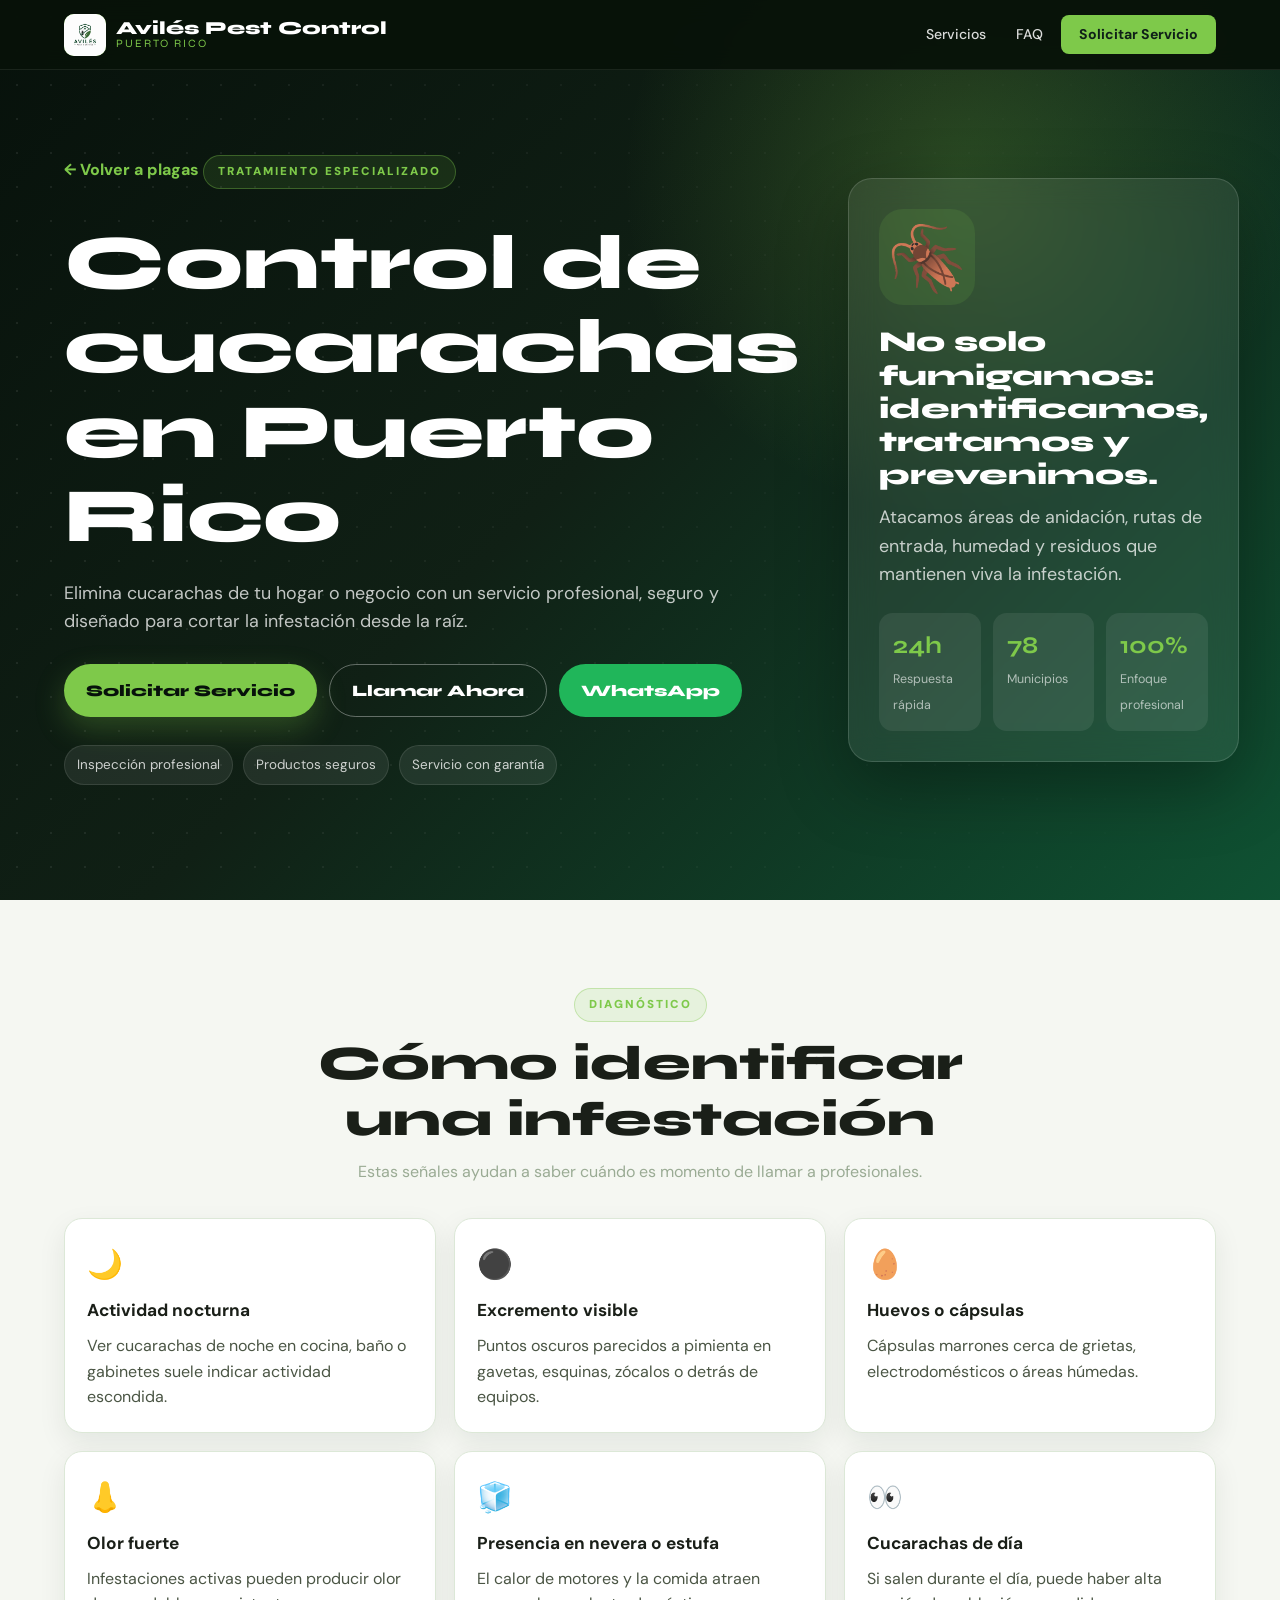
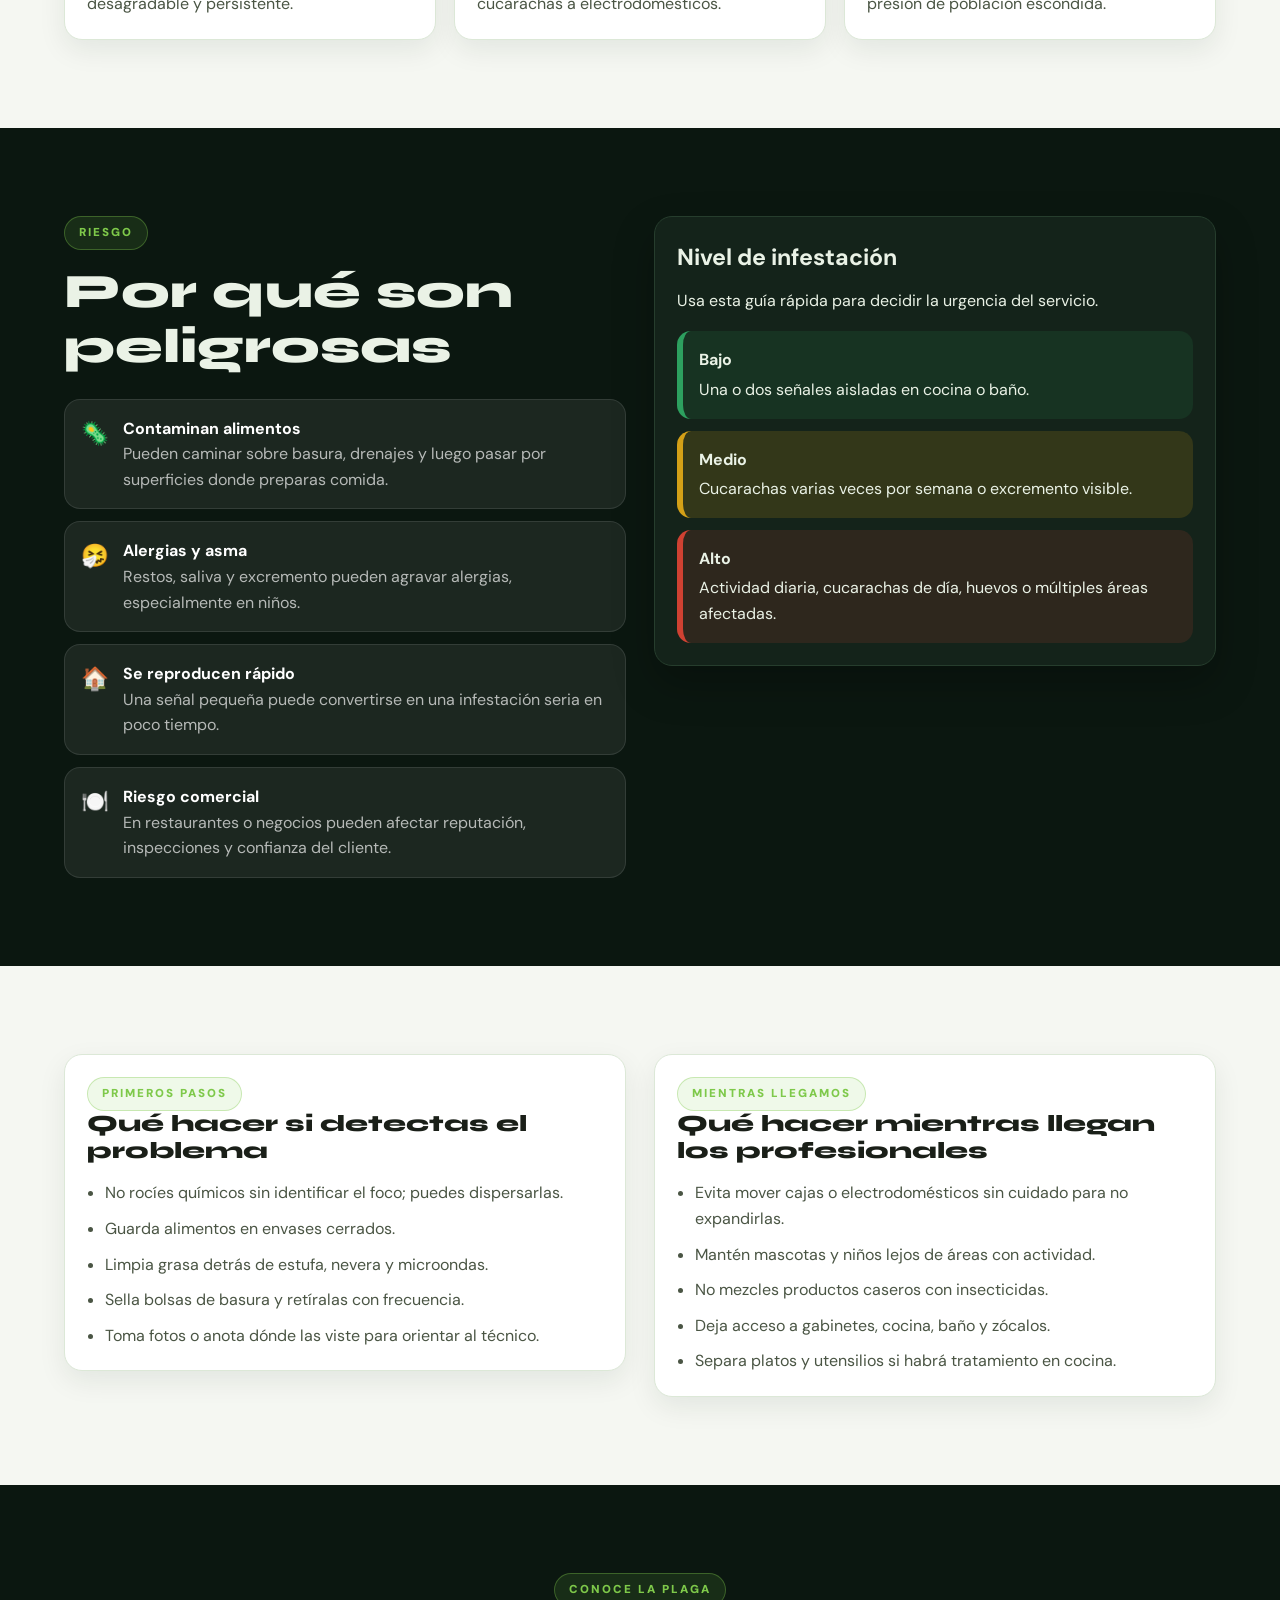
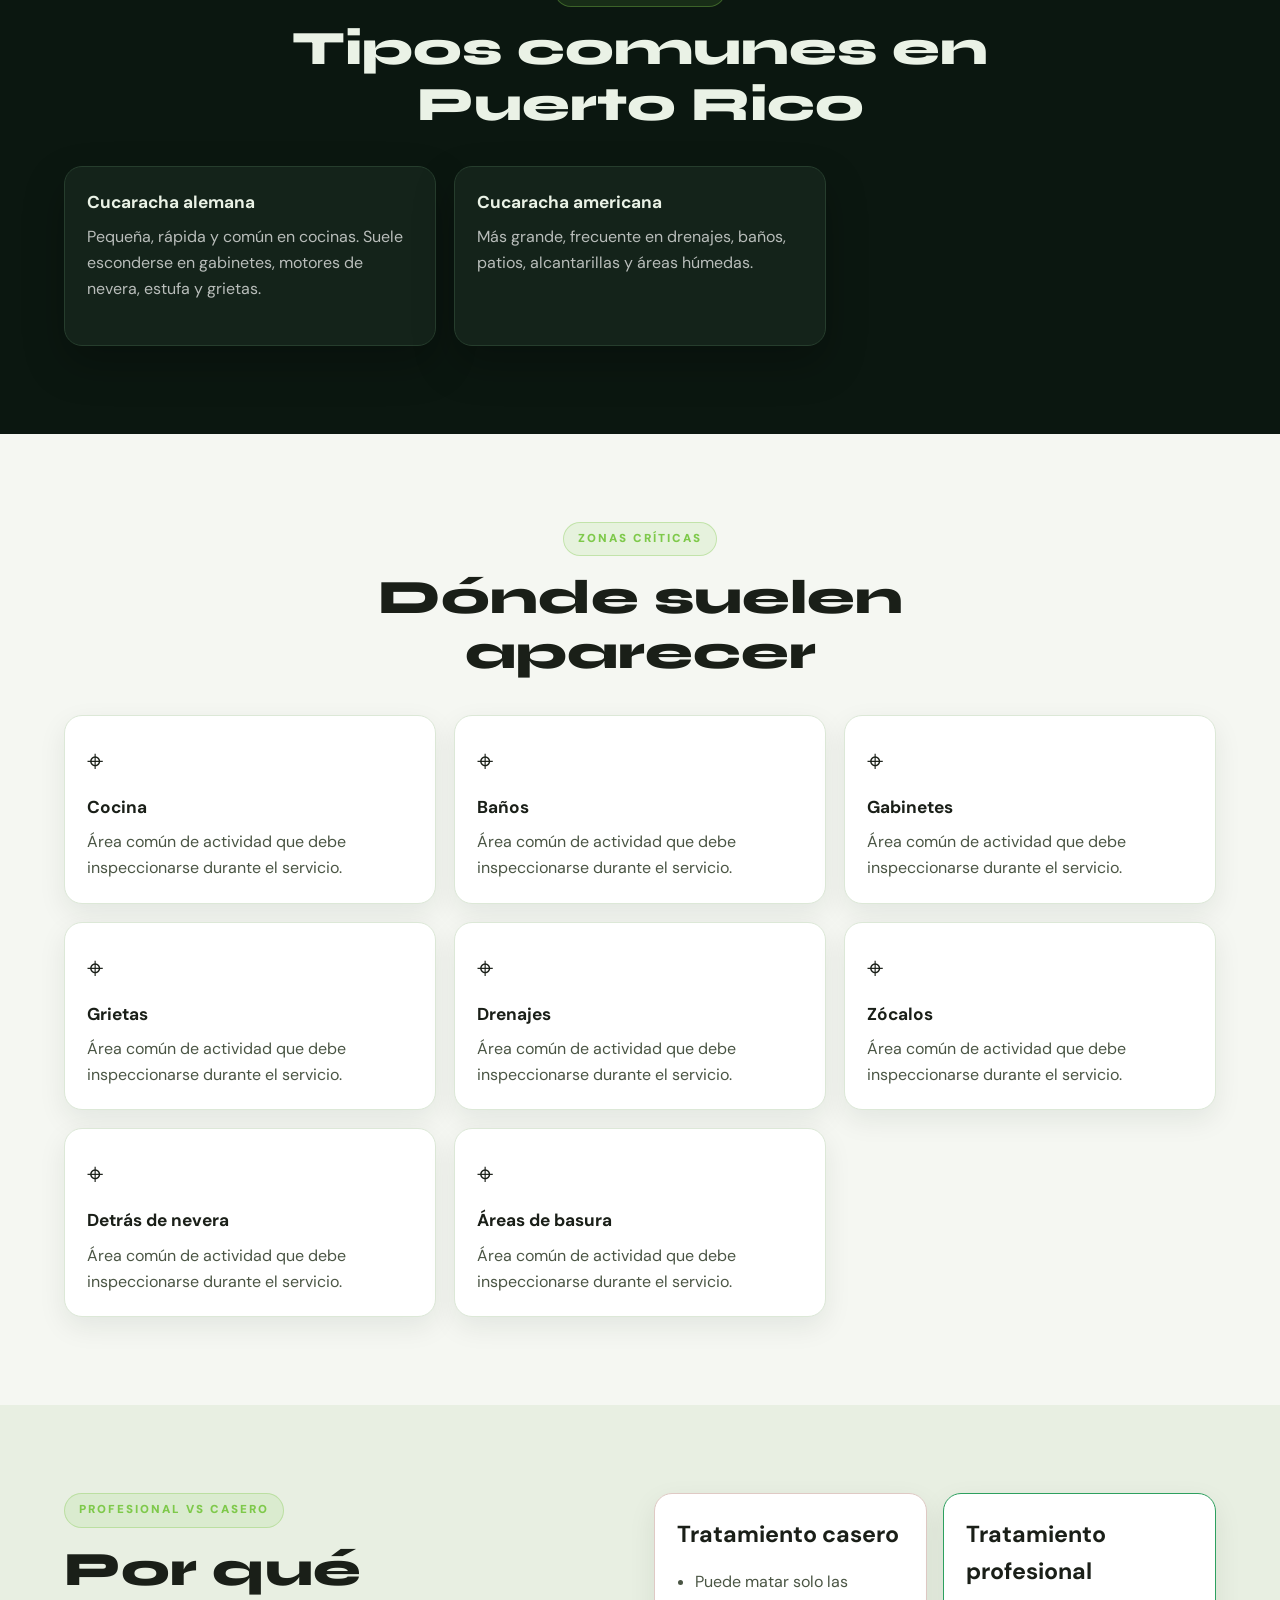
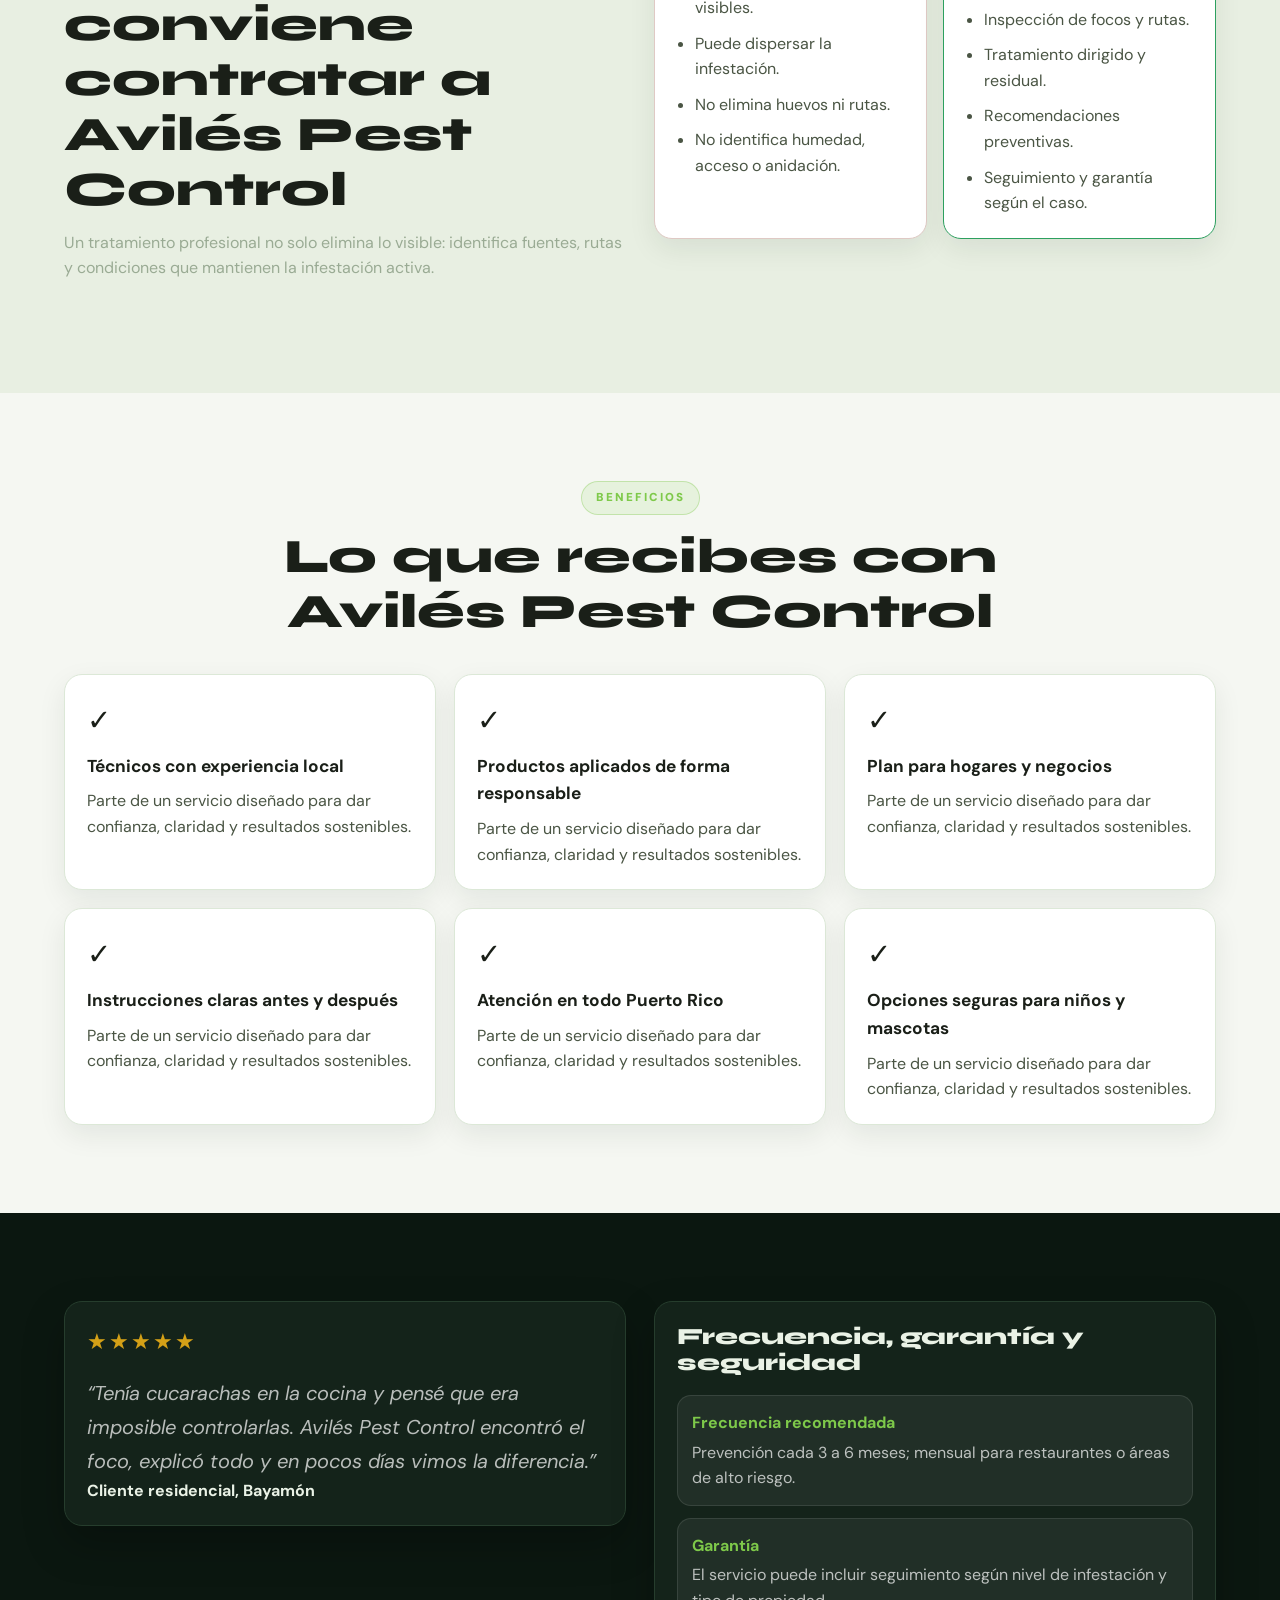
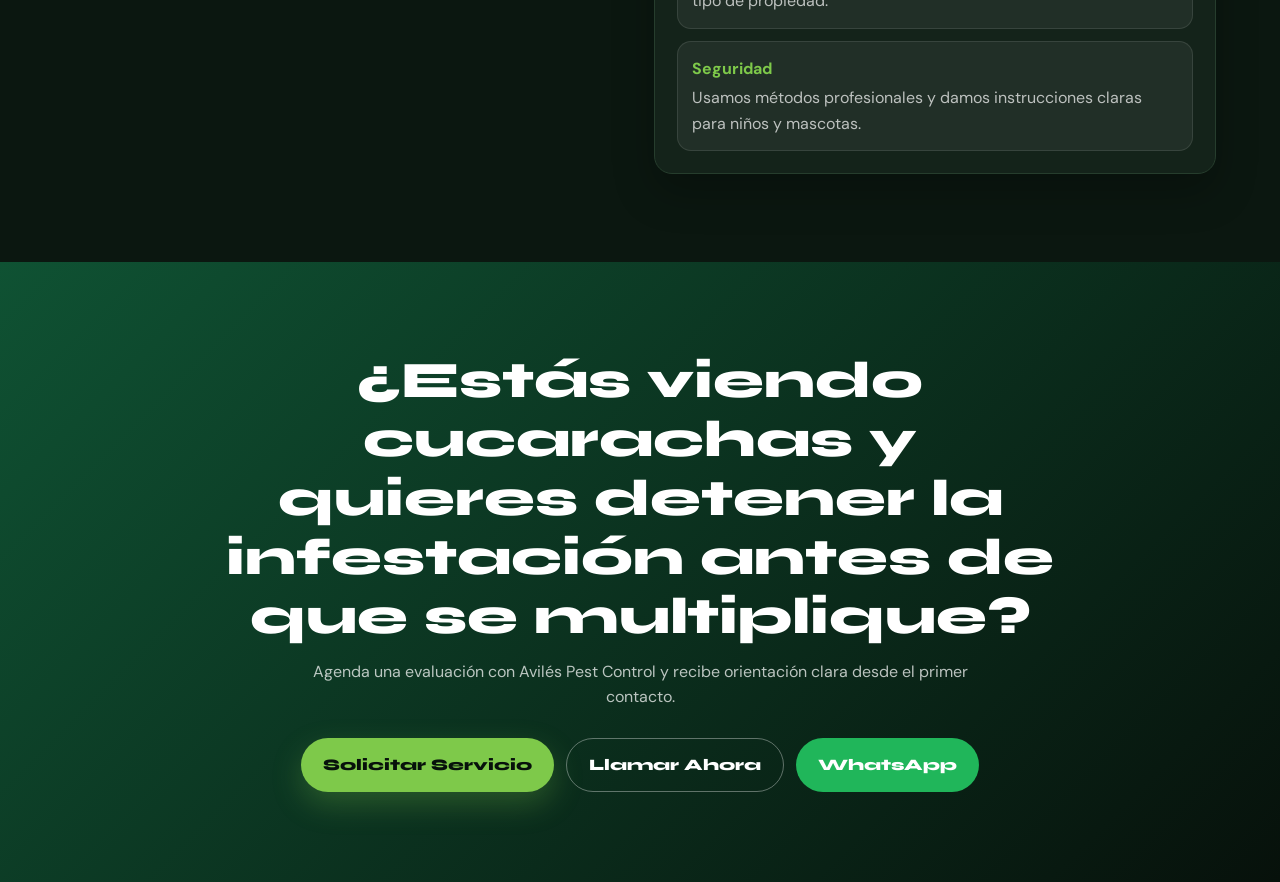
<file: plaga.html>
<!DOCTYPE html>
<html lang="es" data-theme="dark">
<head>
<meta charset="UTF-8"/>
<meta name="viewport" content="width=device-width, initial-scale=1.0"/>
<title>Control de plagas en Puerto Rico | Avilés Pest Control</title>
<meta name="description" content="Servicio profesional de control de plagas en Puerto Rico. Identificación, tratamiento, prevención y garantía por Avilés Pest Control."/>
<link rel="icon" type="image/png" href="galeria/image1.png"/>
<link rel="apple-touch-icon" href="galeria/image1.png"/>
<link rel="preconnect" href="https://fonts.googleapis.com"/>
<link href="https://fonts.googleapis.com/css2?family=Syne:wght@400;600;700;800&family=DM+Sans:wght@300;400;500;700&display=swap" rel="stylesheet"/>
<link rel="stylesheet" href="styles.css"/>
<link rel="stylesheet" href="plaga.css"/>
</head>
<body class="pest-page">
  <header class="pest-header">
    <a class="logo" href="index.html#inicio">
      <div class="logo-icon"><img src="galeria/image1.png" alt="Logo Avilés Pest Control"/></div>
      <div class="logo-text">Avilés Pest Control<span>Puerto Rico</span></div>
    </a>
    <nav>
      <a href="index.html#servicios">Servicios</a>
      <a href="index.html#faq">FAQ</a>
      <a href="index.html#contacto" class="nav-cta">Solicitar Servicio</a>
    </nav>
  </header>

  <main id="pestLanding">
    <section class="pest-hero">
      <div class="pest-hero-bg"></div>
      <div class="pest-container pest-hero-grid">
        <div class="pest-hero-copy reveal-now">
          <a class="pest-back" href="index.html#servicios">← Volver a plagas</a>
          <span class="pest-badge" id="pestBadge">Servicio profesional</span>
          <h1 id="pestTitle">Control de plagas en Puerto Rico</h1>
          <p id="pestSubtitle">Tratamiento seguro, rápido y profesional para proteger tu hogar o negocio.</p>
          <div class="pest-cta-row">
            <a class="pest-btn primary" href="index.html#contacto">Solicitar Servicio</a>
            <a class="pest-btn outline" href="tel:7873138268">Llamar Ahora</a>
            <a class="pest-btn whatsapp" href="https://wa.me/17873138268?text=Hola,%20necesito%20servicio%20de%20control%20de%20plagas" target="_blank" rel="noopener">WhatsApp</a>
          </div>
          <div class="trust-strip">
            <span>Inspección profesional</span>
            <span>Productos seguros</span>
            <span>Servicio con garantía</span>
          </div>
        </div>
        <aside class="pest-hero-card reveal-now">
          <div class="pest-icon" id="pestIcon">🪳</div>
          <h2 id="pestPromise">Eliminación efectiva y prevención</h2>
          <p id="pestPromiseText">Atendemos residencias, negocios, vehículos, botes y campers en todo Puerto Rico.</p>
          <div class="quick-stats">
            <div><strong>24h</strong><span>Respuesta rápida</span></div>
            <div><strong>78</strong><span>Municipios</span></div>
            <div><strong>100%</strong><span>Enfoque profesional</span></div>
          </div>
        </aside>
      </div>
    </section>

    <section class="pest-section">
      <div class="pest-container">
        <div class="section-heading">
          <span>Diagnóstico</span>
          <h2 id="identifyTitle">Cómo identificar una infestación</h2>
          <p id="identifyLead">Estas señales ayudan a saber cuándo es momento de llamar a profesionales.</p>
        </div>
        <div class="feature-grid" id="identifyList"></div>
      </div>
    </section>

    <section class="pest-section dark-band">
      <div class="pest-container split-grid">
        <div>
          <div class="section-heading left">
            <span>Riesgo</span>
            <h2 id="dangerTitle">Por qué son peligrosas</h2>
          </div>
          <div class="stack-list" id="dangerList"></div>
        </div>
        <div class="level-card">
          <h3>Nivel de infestación</h3>
          <p>Usa esta guía rápida para decidir la urgencia del servicio.</p>
          <div class="infestation-levels">
            <div class="level low"><strong>Bajo</strong><span id="levelLow">Señales aisladas</span></div>
            <div class="level medium"><strong>Medio</strong><span id="levelMedium">Actividad frecuente</span></div>
            <div class="level high"><strong>Alto</strong><span id="levelHigh">Presencia diaria o nidos</span></div>
          </div>
        </div>
      </div>
    </section>

    <section class="pest-section">
      <div class="pest-container split-grid">
        <article class="action-card">
          <span class="card-kicker">Primeros pasos</span>
          <h2>Qué hacer si detectas el problema</h2>
          <ul id="immediateActions"></ul>
        </article>
        <article class="action-card">
          <span class="card-kicker">Mientras llegamos</span>
          <h2>Qué hacer mientras llegan los profesionales</h2>
          <ul id="waitingActions"></ul>
        </article>
      </div>
    </section>

    <section class="pest-section dark-band">
      <div class="pest-container">
        <div class="section-heading">
          <span>Conoce la plaga</span>
          <h2 id="typesTitle">Tipos comunes en Puerto Rico</h2>
        </div>
        <div class="type-grid" id="typeGrid"></div>
      </div>
    </section>

    <section class="pest-section">
      <div class="pest-container">
        <div class="section-heading">
          <span>Zonas críticas</span>
          <h2>Dónde suelen aparecer</h2>
        </div>
        <div class="zone-grid" id="zoneGrid"></div>
      </div>
    </section>

    <section class="pest-section treatment-band">
      <div class="pest-container split-grid">
        <div class="section-heading left">
          <span>Profesional vs casero</span>
          <h2>Por qué conviene contratar a Avilés Pest Control</h2>
          <p id="professionalLead">Un tratamiento profesional no solo elimina lo visible: identifica fuentes, rutas y condiciones que mantienen la infestación activa.</p>
        </div>
        <div class="comparison-grid">
          <div class="comparison-card weak">
            <h3>Tratamiento casero</h3>
            <ul id="homeTreatment"></ul>
          </div>
          <div class="comparison-card strong">
            <h3>Tratamiento profesional</h3>
            <ul id="professionalTreatment"></ul>
          </div>
        </div>
      </div>
    </section>

    <section class="pest-section">
      <div class="pest-container">
        <div class="section-heading">
          <span>Beneficios</span>
          <h2>Lo que recibes con Avilés Pest Control</h2>
        </div>
        <div class="benefit-grid" id="benefitGrid"></div>
      </div>
    </section>

    <section class="pest-section dark-band">
      <div class="pest-container split-grid">
        <article class="testimonial-feature">
          <div class="stars">★★★★★</div>
          <p id="testimonialText">Excelente servicio. Llegaron rápido, explicaron el proceso y resolvieron el problema.</p>
          <strong id="testimonialName">Cliente en Puerto Rico</strong>
        </article>
        <article class="guarantee-card">
          <h2>Frecuencia, garantía y seguridad</h2>
          <div id="extraGrid"></div>
        </article>
      </div>
    </section>

    <section class="final-cta">
      <div class="pest-container">
        <h2 id="conversionQuestion">¿Quieres eliminar esta plaga antes de que el problema crezca?</h2>
        <p>Agenda una evaluación con Avilés Pest Control y recibe orientación clara desde el primer contacto.</p>
        <div class="pest-cta-row centered">
          <a class="pest-btn primary" href="index.html#contacto">Solicitar Servicio</a>
          <a class="pest-btn outline" href="tel:7873138268">Llamar Ahora</a>
          <a class="pest-btn whatsapp" href="https://wa.me/17873138268?text=Hola,%20quiero%20solicitar%20servicio%20de%20control%20de%20plagas" target="_blank" rel="noopener">WhatsApp</a>
        </div>
      </div>
    </section>
  </main>

  <script src="plaga.js"></script>
</body>
</html>
</file>
<file: styles.css>
﻿:root {
  --green: #1a7a4a;
  --green-dark: #0f5233;
  --green-light: #2da05f;
  --lime: #7ec94a;
  --gold: #d4a017;
  --bg: #f5f7f2;
  --bg2: #eaede4;
  --card: #ffffff;
  --text: #1a1f18;
  --text2: #4a5544;
  --border: #d0d8c8;
  --shadow: rgba(26,122,74,0.12);
  --hero-gradient: linear-gradient(135deg, #0f5233 0%, #1a7a4a 50%, #2da05f 100%);
  --radius: 16px;
  --radius-sm: 8px;
  --transition: 0.3s cubic-bezier(0.4,0,0.2,1);
}
[data-theme="dark"] {
  --bg: #0d1510;
  --bg2: #141f18;
  --card: #1a2620;
  --text: #e8ede3;
  --text2: #9aab94;
  --border: #2a3d30;
  --shadow: rgba(0,0,0,0.4);
  --hero-gradient: linear-gradient(135deg, #081209 0%, #0f2018 50%, #0f5233 100%);
}
*,*::before,*::after{box-sizing:border-box;margin:0;padding:0}
html{scroll-behavior:smooth;font-size:16px}
body{font-family:'DM Sans',sans-serif;background:var(--bg);color:var(--text);line-height:1.6;transition:background var(--transition),color var(--transition);overflow-x:hidden}

/* ─── SCROLLBAR ─── */
::-webkit-scrollbar{width:6px}
::-webkit-scrollbar-track{background:var(--bg2)}
::-webkit-scrollbar-thumb{background:var(--green);border-radius:3px}

/* ─── HEADER ─── */
header{position:fixed;top:0;left:0;right:0;z-index:1000;padding:0 5%;height:70px;display:flex;align-items:center;justify-content:space-between;background:rgba(15,82,51,0.95);backdrop-filter:blur(12px);border-bottom:1px solid rgba(255,255,255,0.08);transition:all var(--transition)}
[data-theme="dark"] header{background:rgba(8,18,9,0.95)}
.logo{display:flex;align-items:center;gap:10px;text-decoration:none}
.logo-icon{width:42px;height:42px;background:var(--lime);border-radius:10px;display:flex;align-items:center;justify-content:center;font-size:22px;flex-shrink:0;transition:transform var(--transition)}
.logo-icon img{width:100%;height:100%;object-fit:contain;display:block;border-radius:10px}
.logo:hover .logo-icon{transform:rotate(-8deg) scale(1.05)}
.logo-text{color:#fff;font-family:'Syne',sans-serif;font-weight:800;font-size:1.15rem;line-height:1.1}
.logo-text span{color:var(--lime);font-size:0.7rem;font-weight:400;display:block;letter-spacing:2px;text-transform:uppercase}
nav{display:flex;align-items:center;gap:6px}
nav a{color:rgba(255,255,255,0.85);text-decoration:none;font-size:0.88rem;font-weight:500;padding:6px 12px;border-radius:var(--radius-sm);transition:all var(--transition)}
nav a:hover{color:#fff;background:rgba(255,255,255,0.1)}
.nav-cta{background:var(--lime)!important;color:#0f2018!important;font-weight:700!important;padding:8px 18px!important}
.nav-cta:hover{background:#96d95e!important;transform:translateY(-1px)}
.hamburger{display:flex;flex-direction:column;gap:5px;cursor:pointer;padding:8px;border-radius:8px;background:rgba(255,255,255,0.1);border:none}
.hamburger span{width:22px;height:2px;background:#fff;border-radius:2px;transition:all var(--transition)}
.header-actions{display:flex;align-items:center;gap:8px}
.dropdown{position:relative}
.dropdown-menu{position:absolute;top:calc(100% + 8px);right:0;min-width:220px;background:rgba(8,18,9,0.98);border:1px solid rgba(255,255,255,0.1);border-radius:var(--radius);padding:8px;display:none;flex-direction:column;box-shadow:0 10px 40px rgba(0,0,0,0.4)}
.dropdown-menu.open{display:flex}
.dropdown-section{padding:8px 12px}
.dropdown-title{font-size:0.75rem;color:rgba(255,255,255,0.5);text-transform:uppercase;letter-spacing:1px;margin-bottom:8px}
.dropdown-toggle{display:flex;align-items:center;justify-content:space-between;cursor:pointer}
.dropdown-toggle span{color:#fff;font-size:0.95rem}
.dropdown-toggle input{opacity:0;width:0;height:0}
.dropdown-toggle .toggle-slider{position:relative;width:44px;height:24px;background:rgba(255,255,255,0.2);border-radius:12px;flex-shrink:0}
.dropdown-toggle .toggle-slider::before{content:'';position:absolute;width:18px;height:18px;top:3px;left:3px;background:#fff;border-radius:50%;transition:var(--transition)}
.dropdown-toggle input:checked + .toggle-slider{background:var(--lime)}
.dropdown-toggle input:checked + .toggle-slider::before{transform:translateX(20px);background:#0f2018}
.dropdown-toggle-row{display:flex;align-items:center;justify-content:space-between;margin-top:8px}
.dropdown-toggle-row span{color:#fff;font-size:0.9rem}
.switch{position:relative;display:inline-block;width:44px;height:24px;flex-shrink:0}
.switch input{opacity:0;width:0;height:0}
.switch .slider{position:absolute;cursor:pointer;inset:0;background:rgba(255,255,255,0.2);border-radius:24px;transition:0.3s}
.switch .slider::before{content:'';position:absolute;height:18px;width:18px;left:3px;bottom:3px;background:#fff;border-radius:50%;transition:0.3s}
.switch input:checked + .slider{background:var(--lime)}
.switch input:checked + .slider::before{transform:translateX(20px);background:#0f2018}
.dropdown-divider{height:1px;background:rgba(255,255,255,0.1);margin:4px 0}
.dropdown-item{background:none;border:none;color:#fff;font-size:0.95rem;padding:12px;text-align:left;border-radius:var(--radius-sm);cursor:pointer;transition:var(--transition)}
.dropdown-item:hover{background:rgba(255,255,255,0.1);color:var(--lime)}

/* ─── MOBILE MENU ─── */
.mobile-menu{display:none;position:fixed;top:70px;left:0;right:0;bottom:0;background:rgba(8,18,9,0.97);z-index:999;flex-direction:column;padding:40px 8%;gap:8px;overflow-y:auto;transform:translateX(100%);transition:transform 0.4s cubic-bezier(0.4,0,0.2,1)}
.mobile-menu.open{transform:translateX(0)}
.mobile-menu a,.mobile-menu button.menu-btn{display:block;color:#fff;text-decoration:none;font-family:'Syne',sans-serif;font-size:1.5rem;font-weight:700;padding:14px 0;border-bottom:1px solid rgba(255,255,255,0.08);background:none;border-left:none;border-right:none;border-top:none;cursor:pointer;text-align:left;transition:color var(--transition)}
.mobile-menu a:hover,.mobile-menu button.menu-btn:hover{color:var(--lime)}
.mobile-menu .menu-divider{margin:16px 0;font-size:0.7rem;letter-spacing:3px;color:rgba(255,255,255,0.3);text-transform:uppercase}
.toggle-row{display:flex;align-items:center;justify-content:space-between;padding:14px 0;border-bottom:1px solid rgba(255,255,255,0.08)}
.toggle-row span{color:#fff;font-family:'Syne',sans-serif;font-size:1.1rem;font-weight:600}
.toggle{position:relative;width:52px;height:28px;cursor:pointer}
.toggle input{opacity:0;width:0;height:0}
.toggle-slider{position:absolute;inset:0;background:rgba(255,255,255,0.2);border-radius:14px;transition:var(--transition)}
.toggle-slider::before{content:'';position:absolute;width:22px;height:22px;top:3px;left:3px;background:#fff;border-radius:50%;transition:var(--transition)}
.toggle input:checked+.toggle-slider{background:var(--lime)}
.toggle input:checked+.toggle-slider::before{transform:translateX(24px);background:#0f2018}

/* ─── HERO ─── */
#inicio{min-height:100vh;background:var(--hero-gradient);display:flex;align-items:center;position:relative;overflow:hidden;padding-top:70px}
.hero-bg{position:absolute;inset:0;overflow:hidden;pointer-events:none}
.hero-circle{position:absolute;border-radius:50%;background:rgba(126,201,74,0.08)}
.hero-circle:nth-child(1){width:700px;height:700px;top:-200px;right:-200px}
.hero-circle:nth-child(2){width:400px;height:400px;bottom:-100px;left:-100px;background:rgba(255,255,255,0.04)}
.hero-dots{position:absolute;inset:0;background-image:radial-gradient(rgba(255,255,255,0.06) 1px,transparent 1px);background-size:30px 30px}
.hero-content{position:relative;z-index:2;max-width:1100px;margin:0 auto;padding:80px 5%;display:grid;grid-template-columns:1fr 1fr;gap:60px;align-items:center}
.hero-badge{display:inline-flex;align-items:center;gap:8px;background:rgba(126,201,74,0.15);border:1px solid rgba(126,201,74,0.3);color:var(--lime);font-size:0.78rem;font-weight:600;letter-spacing:2px;text-transform:uppercase;padding:6px 14px;border-radius:50px;margin-bottom:24px;animation:fadeUp 0.6s ease both}
.hero-badge::before{content:'●';font-size:8px;animation:pulse 2s infinite}
@keyframes pulse{0%,100%{opacity:1}50%{opacity:0.3}}
h1{font-family:'Syne',sans-serif;font-size:clamp(2.2rem,4.5vw,3.6rem);font-weight:800;color:#fff;line-height:1.1;margin-bottom:20px;animation:fadeUp 0.7s ease 0.1s both}
h1 em{color:var(--lime);font-style:normal}
.hero-sub{font-size:1.05rem;color:rgba(255,255,255,0.75);max-width:480px;margin-bottom:36px;line-height:1.7;animation:fadeUp 0.7s ease 0.2s both}
.hero-btns{display:flex;gap:14px;flex-wrap:wrap;animation:fadeUp 0.7s ease 0.3s both}
.btn-primary{background:var(--lime);color:#0a1f10;font-family:'Syne',sans-serif;font-weight:700;font-size:0.95rem;padding:14px 28px;border-radius:50px;border:none;cursor:pointer;text-decoration:none;display:inline-flex;align-items:center;gap:8px;transition:all var(--transition);box-shadow:0 4px 20px rgba(126,201,74,0.35)}
.btn-primary:hover{background:#96d95e;transform:translateY(-2px);box-shadow:0 8px 30px rgba(126,201,74,0.45)}
.btn-outline{background:transparent;color:#fff;font-family:'Syne',sans-serif;font-weight:600;font-size:0.95rem;padding:14px 28px;border-radius:50px;border:2px solid rgba(255,255,255,0.3);cursor:pointer;text-decoration:none;display:inline-flex;align-items:center;gap:8px;transition:all var(--transition)}
.btn-outline:hover{border-color:#fff;background:rgba(255,255,255,0.1)}
.hero-stats{display:flex;gap:32px;margin-top:40px;animation:fadeUp 0.7s ease 0.4s both}
.stat{text-align:left}
.stat-num{font-family:'Syne',sans-serif;font-size:2rem;font-weight:800;color:var(--lime)}
.stat-label{font-size:0.78rem;color:rgba(255,255,255,0.6);text-transform:uppercase;letter-spacing:1px}
.hero-visual{display:flex;flex-direction:column;gap:16px;animation:fadeUp 0.8s ease 0.3s both}
.hero-card{background:rgba(255,255,255,0.08);backdrop-filter:blur(10px);border:1px solid rgba(255,255,255,0.12);border-radius:var(--radius);padding:20px;transition:transform var(--transition)}
.hero-card:hover{transform:translateX(-4px)}
.hero-card-icon{font-size:2rem;margin-bottom:8px}
.hero-card h3{color:#fff;font-family:'Syne',sans-serif;font-weight:700;font-size:1rem;margin-bottom:4px}
.hero-card p{color:rgba(255,255,255,0.6);font-size:0.82rem}
@keyframes fadeUp{from{opacity:0;transform:translateY(24px)}to{opacity:1;transform:translateY(0)}}

/* ─── SECTIONS ─── */
section{padding:90px 5%}
.section-inner{max-width:1100px;margin:0 auto}
.section-tag{display:inline-block;background:rgba(26,122,74,0.1);color:var(--green);font-size:0.72rem;font-weight:700;letter-spacing:3px;text-transform:uppercase;padding:6px 14px;border-radius:50px;margin-bottom:12px;border:1px solid rgba(26,122,74,0.2)}
[data-theme="dark"] .section-tag{background:rgba(126,201,74,0.1);color:var(--lime);border-color:rgba(126,201,74,0.2)}
h2{font-family:'Syne',sans-serif;font-weight:800;font-size:clamp(1.8rem,3.5vw,2.8rem);color:var(--text);line-height:1.15;margin-bottom:12px}
h2 em{color:var(--green);font-style:normal}
[data-theme="dark"] h2 em{color:var(--lime)}
.section-lead{font-size:1.05rem;color:var(--text2);max-width:560px;line-height:1.7;margin-bottom:48px}

/* ─── SERVICIOS ─── */
#servicios{background:var(--bg)}
.services-grid{display:grid;grid-template-columns:repeat(auto-fill,minmax(200px,1fr));gap:20px;margin-bottom:56px}
.service-card{background:var(--card);border:1px solid var(--border);border-radius:var(--radius);padding:28px 22px;text-align:center;transition:all var(--transition);cursor:default;box-shadow:0 2px 12px var(--shadow)}
.service-card:hover{border-color:var(--green);transform:translateY(-6px);box-shadow:0 12px 30px var(--shadow)}
.service-icon{font-size:2.4rem;margin-bottom:14px;display:block}
.service-card h3{font-family:'Syne',sans-serif;font-weight:700;font-size:1rem;color:var(--text);margin-bottom:6px}
.service-card p{font-size:0.82rem;color:var(--text2)}
.plagas-title{font-family:'Syne',sans-serif;font-size:1.3rem;font-weight:700;color:var(--text);margin-bottom:24px}
.plagas-grid{display:grid;grid-template-columns:repeat(auto-fill,minmax(160px,1fr));gap:14px}
.plaga-item{display:flex;align-items:center;gap:10px;background:var(--card);border:1px solid var(--border);border-radius:var(--radius-sm);padding:14px 16px;font-size:0.88rem;font-weight:500;color:var(--text);transition:all var(--transition)}
.plaga-item:hover{border-color:var(--green-light);color:var(--green);background:rgba(26,122,74,0.04)}
[data-theme="dark"] .plaga-item:hover{color:var(--lime)}
.plaga-icon{font-size:1.4rem;flex-shrink:0}

/* ─── NOSOTROS ─── */
#nosotros{background:var(--bg2)}
.about-grid{display:grid;grid-template-columns:1fr 1fr;gap:56px;align-items:start}
.about-visual{position:relative}
.about-map-wrap{background:var(--green-dark);border-radius:var(--radius);overflow:hidden;aspect-ratio:4/3;display:flex;align-items:center;justify-content:center;position:relative}
.about-map-wrap svg{width:85%;height:85%;opacity:0.9}
.about-badge{position:absolute;bottom:20px;right:20px;background:var(--lime);color:#0a1f10;font-family:'Syne',sans-serif;font-weight:800;font-size:0.85rem;padding:10px 16px;border-radius:10px;text-align:center;box-shadow:0 4px 16px rgba(0,0,0,0.2)}
.mv-cards{display:grid;gap:16px;margin-top:28px}
.mv-card{background:var(--card);border-left:4px solid var(--green);border-radius:var(--radius-sm);padding:20px 22px;box-shadow:0 2px 12px var(--shadow)}
[data-theme="dark"] .mv-card{border-color:var(--lime)}
.mv-card h4{font-family:'Syne',sans-serif;font-weight:700;color:var(--green);margin-bottom:6px;font-size:0.9rem;text-transform:uppercase;letter-spacing:1px}
[data-theme="dark"] .mv-card h4{color:var(--lime)}
.mv-card p{font-size:0.9rem;color:var(--text2)}

/* ─── TESTIMONIOS ─── */
#testimonios{background:var(--bg)}
.testimonials-grid{display:grid;grid-template-columns:repeat(auto-fill,minmax(300px,1fr));gap:24px}
.testimonial-card{background:var(--card);border:1px solid var(--border);border-radius:var(--radius);padding:28px;box-shadow:0 2px 12px var(--shadow);transition:transform var(--transition)}
.testimonial-card:hover{transform:translateY(-4px)}
.stars{color:var(--gold);font-size:1.1rem;margin-bottom:14px;letter-spacing:2px}
.testimonial-text{font-size:0.95rem;color:var(--text2);font-style:italic;line-height:1.7;margin-bottom:20px}
.testimonial-author{display:flex;align-items:center;gap:12px}
.author-avatar{width:42px;height:42px;border-radius:50%;background:var(--hero-gradient);display:flex;align-items:center;justify-content:center;color:#fff;font-family:'Syne',sans-serif;font-weight:800;font-size:1rem;flex-shrink:0}
.author-name{font-family:'Syne',sans-serif;font-weight:700;font-size:0.95rem;color:var(--text)}
.author-place{font-size:0.78rem;color:var(--text2)}

/* ─── VIDEO EMPRESA ─── */
#video-empresa{background:var(--green-dark);color:#fff}
#video-empresa h2{color:#fff}
#video-empresa h2 em{color:var(--lime)}
#video-empresa .section-tag{background:rgba(126,201,74,0.15);color:var(--lime);border-color:rgba(126,201,74,0.25)}
#video-empresa .section-lead{color:rgba(255,255,255,0.72);margin-bottom:26px}
.company-video-grid{display:grid;grid-template-columns:0.9fr 1.1fr;gap:48px;align-items:center}
.video-highlights{display:grid;gap:12px;margin:24px 0}
.video-highlights div{display:flex;align-items:center;gap:10px;color:rgba(255,255,255,0.82);font-weight:700}
.video-highlights span{width:26px;height:26px;border-radius:50%;background:var(--lime);color:#0f2018;display:grid;place-items:center;font-size:0.8rem;flex-shrink:0}
.video-actions{margin-top:28px}
.company-video-card{background:rgba(255,255,255,0.08);border:1px solid rgba(255,255,255,0.12);border-radius:var(--radius);padding:18px;box-shadow:0 18px 50px rgba(0,0,0,0.22)}
.video-frame{position:relative;aspect-ratio:16/9;border-radius:12px;overflow:hidden;background:#081209}
.video-frame video{width:100%;height:100%;display:block;object-fit:cover}
.video-note{margin-top:12px;color:rgba(255,255,255,0.58);font-size:0.82rem;text-align:center}
.video-note strong{color:var(--lime)}

/* ─── CONTACTO ─── */
#contacto{background:var(--bg2)}
.contact-grid{display:grid;grid-template-columns:1fr 1.5fr;gap:56px;align-items:start}
.contact-info h3{font-family:'Syne',sans-serif;font-size:1.4rem;font-weight:700;margin-bottom:20px}
.contact-items{display:flex;flex-direction:column;gap:16px;margin-bottom:32px}
.contact-item{display:flex;align-items:flex-start;gap:14px}
.contact-item-icon{width:40px;height:40px;background:rgba(26,122,74,0.1);border-radius:10px;display:flex;align-items:center;justify-content:center;font-size:1.1rem;flex-shrink:0}
[data-theme="dark"] .contact-item-icon{background:rgba(126,201,74,0.1)}
.contact-item-label{font-size:0.75rem;font-weight:600;color:var(--text2);text-transform:uppercase;letter-spacing:1px;margin-bottom:2px}
.contact-item-value{font-weight:500;color:var(--text);font-size:0.95rem}
.contact-item-value a{color:var(--green);text-decoration:none}
[data-theme="dark"] .contact-item-value a{color:var(--lime)}
form{background:var(--card);border:1px solid var(--border);border-radius:var(--radius);padding:36px;box-shadow:0 4px 20px var(--shadow)}
.form-row{display:grid;grid-template-columns:1fr 1fr;gap:16px}
.form-group{margin-bottom:18px}
label{display:block;font-size:0.82rem;font-weight:600;color:var(--text2);margin-bottom:6px;text-transform:uppercase;letter-spacing:0.5px}
input,select,textarea{width:100%;background:var(--bg);border:1.5px solid var(--border);border-radius:var(--radius-sm);padding:12px 14px;font-family:'DM Sans',sans-serif;font-size:0.95rem;color:var(--text);transition:border-color var(--transition),box-shadow var(--transition);outline:none}
input:focus,select:focus,textarea:focus{border-color:var(--green);box-shadow:0 0 0 3px rgba(26,122,74,0.12)}
[data-theme="dark"] input,[data-theme="dark"] select,[data-theme="dark"] textarea{background:var(--bg2)}
textarea{resize:vertical;min-height:110px}
select option{background:var(--card);color:var(--text)}
.form-submit{width:100%;background:var(--green);color:#fff;font-family:'Syne',sans-serif;font-weight:700;font-size:1rem;padding:15px;border:none;border-radius:var(--radius-sm);cursor:pointer;transition:all var(--transition);margin-top:6px}
.form-submit:hover{background:var(--green-light);transform:translateY(-2px)}
.form-success{display:none;background:rgba(126,201,74,0.1);border:1px solid var(--lime);border-radius:var(--radius-sm);padding:18px;text-align:center;color:var(--green);font-weight:600;margin-top:16px}
[data-theme="dark"] .form-success{color:var(--lime)}

/* ─── MAPA ─── */
#mapa{background:var(--green-dark);padding:70px 5%;text-align:center}
#mapa h2{color:#fff}
#mapa h2 em{color:var(--lime)}
#mapa .section-tag{background:rgba(126,201,74,0.15);color:var(--lime);border-color:rgba(126,201,74,0.25)}
#mapa .section-lead{color:rgba(255,255,255,0.7);margin:0 auto 40px}
.map-container{max-width:700px;margin:0 auto;background:rgba(255,255,255,0.06);border:1px solid rgba(255,255,255,0.1);border-radius:var(--radius);overflow:hidden;padding:30px;position:relative}
.pr-map svg{width:100%;height:auto;filter:drop-shadow(0 4px 20px rgba(0,0,0,0.4))}
.map-label{margin-top:20px;color:rgba(255,255,255,0.7);font-size:0.88rem;display:flex;align-items:center;justify-content:center;gap:8px}
.map-label::before{content:'';width:10px;height:10px;background:var(--lime);border-radius:50%;animation:pulse 2s infinite}

/* ─── FAQ ─── */
#faq{background:var(--bg)}
.faq-list{max-width:720px;display:flex;flex-direction:column;gap:12px}
.faq-item{background:var(--card);border:1px solid var(--border);border-radius:var(--radius-sm);overflow:hidden;transition:border-color var(--transition)}
.faq-item.open{border-color:var(--green)}
[data-theme="dark"] .faq-item.open{border-color:var(--lime)}
.faq-q{width:100%;background:none;border:none;padding:20px 22px;display:flex;align-items:center;justify-content:space-between;cursor:pointer;font-family:'Syne',sans-serif;font-weight:600;font-size:1rem;color:var(--text);text-align:left;gap:16px}
.faq-arrow{width:24px;height:24px;background:var(--bg2);border-radius:50%;display:flex;align-items:center;justify-content:center;font-size:0.8rem;flex-shrink:0;transition:all var(--transition);color:var(--green)}
[data-theme="dark"] .faq-arrow{color:var(--lime)}
.faq-item.open .faq-arrow{background:var(--green);color:#fff;transform:rotate(180deg)}
[data-theme="dark"] .faq-item.open .faq-arrow{background:var(--lime);color:#0a1f10}
.faq-a{max-height:0;overflow:hidden;transition:max-height 0.4s cubic-bezier(0.4,0,0.2,1),padding 0.3s}
.faq-a p{padding:0 22px 20px;font-size:0.92rem;color:var(--text2);line-height:1.7}
.faq-item.open .faq-a{max-height:300px}

/* ─── FOOTER ─── */
footer{background:#040d06;color:rgba(255,255,255,0.75);padding:60px 5% 30px}
.footer-inner{max-width:1100px;margin:0 auto}
.footer-grid{display:grid;grid-template-columns:2fr 1fr 1fr;gap:48px;margin-bottom:40px}
.footer-brand .logo-text{font-size:1.2rem}
.footer-brand p{font-size:0.88rem;line-height:1.7;color:rgba(255,255,255,0.55);margin-top:12px;max-width:280px}
.footer-col h4{font-family:'Syne',sans-serif;font-weight:700;color:#fff;margin-bottom:16px;font-size:0.95rem}
.footer-col ul{list-style:none;display:flex;flex-direction:column;gap:8px}
.footer-col ul li a{color:rgba(255,255,255,0.55);text-decoration:none;font-size:0.88rem;transition:color var(--transition)}
.footer-col ul li a:hover{color:var(--lime)}
.footer-col ul li{color:rgba(255,255,255,0.55);font-size:0.88rem}
.social-links{display:flex;gap:10px;margin-top:16px}
.social-link{width:38px;height:38px;background:rgba(255,255,255,0.08);border-radius:8px;display:flex;align-items:center;justify-content:center;text-decoration:none;font-size:1rem;transition:all var(--transition);color:#fff}
.social-link svg{width:19px;height:19px;fill:currentColor;display:block}
.social-link:hover{background:var(--green-light);transform:translateY(-2px)}
.footer-bottom{border-top:1px solid rgba(255,255,255,0.08);padding-top:24px;display:flex;align-items:center;justify-content:space-between;font-size:0.82rem;color:rgba(255,255,255,0.35);flex-wrap:gap}
.footer-bottom a{color:var(--lime);text-decoration:none}

/* ─── DASHBOARD ─── */
.dashboard-page{min-height:100vh;background:var(--bg2);padding:0}
.dashboard-shell{width:100%;min-height:100vh}
.admin-login{min-height:100vh;display:grid;place-items:center;padding:24px}
.admin-login-card{width:min(420px,100%);background:var(--card);border:1px solid var(--border);border-radius:var(--radius);padding:34px;box-shadow:0 18px 50px var(--shadow)}
.admin-login-card h1{color:var(--text);font-size:1.8rem;margin-bottom:8px;animation:none}
.admin-login-card p{color:var(--text2);font-size:0.95rem;margin-bottom:24px}
.admin-back,.admin-home-link{color:var(--green);font-weight:700;text-decoration:none;font-size:0.88rem;padding:8px 16px;border-radius:var(--radius-sm);transition:all var(--transition)}
.admin-back:hover,.admin-home-link:hover{color:#fff;background:var(--green)}
[data-theme="dark"] .admin-back,[data-theme="dark"] .admin-home-link{color:var(--lime)}
[data-theme="dark"] .admin-back:hover,[data-theme="dark"] .admin-home-link:hover{background:var(--lime);color:#0f2018}
.login-error{color:#e05050;font-size:0.85rem;text-align:center;margin-top:10px;display:none}
.btn-green{background:var(--green);color:#fff;font-family:'Syne',sans-serif;font-weight:700;padding:13px 20px;border:none;border-radius:var(--radius-sm);cursor:pointer;width:100%;font-size:0.95rem;margin-top:8px;transition:all var(--transition)}
.btn-green:hover{background:var(--green-light)}
.admin-app{min-height:100vh;display:block}
.admin-sidebar{background:var(--green-dark);color:#fff;padding:24px 18px;display:flex;flex-direction:column;gap:24px;position:fixed;top:0;left:0;bottom:0;width:260px;height:100vh}
.admin-brand{display:flex;align-items:center;gap:12px;color:#fff;text-decoration:none;font-family:'Syne',sans-serif;font-weight:800;line-height:1.05}
.admin-brand small{color:var(--lime);font-weight:500;letter-spacing:2px;text-transform:uppercase;font-size:0.62rem}
.admin-brand-mark{width:42px;height:42px;border-radius:10px;background:var(--lime);color:#0f2018;display:grid;place-items:center;font-size:0.9rem;flex-shrink:0}
.admin-menu{display:flex;flex-direction:column;gap:8px}
.admin-menu button,.admin-logout{width:100%;border:1px solid transparent;background:transparent;color:rgba(255,255,255,0.78);border-radius:var(--radius-sm);padding:12px 14px;text-align:left;font-family:'DM Sans',sans-serif;font-weight:700;cursor:pointer;transition:all var(--transition)}
.admin-menu button:hover,.admin-menu button.active{background:rgba(255,255,255,0.12);color:#fff;border-color:rgba(255,255,255,0.12)}
.admin-logout{margin-top:auto;color:#ffd5d5;border-color:rgba(255,255,255,0.14)}
.admin-content{padding:28px;margin-left:260px;min-width:0}
.admin-topbar{display:flex;align-items:center;justify-content:space-between;gap:30px;margin-bottom:28px;padding:18px;background:var(--card);border-radius:var(--radius-sm);border:1px solid var(--border);flex-wrap:wrap}
.admin-topbar > div{display:flex;flex-direction:column;gap:6px;min-width:200px}
.admin-kicker{display:block;color:var(--green);font-size:0.7rem;font-weight:800;letter-spacing:2px;text-transform:uppercase;margin:0}
[data-theme="dark"] .admin-kicker{color:var(--lime)}
.admin-topbar h1{color:var(--text);font-size:1.6rem;margin:0;animation:none;font-family:'Syne',sans-serif}
.dash-panel{display:none}
.dash-panel.active{display:block}
.metric-grid{display:grid;grid-template-columns:repeat(4,minmax(0,1fr));gap:14px;margin-bottom:18px}
.metric-card,.admin-card,.receipt-card{background:var(--card);border:1px solid var(--border);border-radius:var(--radius);box-shadow:0 2px 12px var(--shadow)}
.metric-card{padding:18px}
.metric-card span{color:var(--text2);font-size:0.82rem;font-weight:700;text-transform:uppercase;letter-spacing:0.6px}
.metric-card strong{display:block;font-family:'Syne',sans-serif;font-size:2rem;color:var(--green);line-height:1;margin-top:10px}
[data-theme="dark"] .metric-card strong{color:var(--lime)}
.admin-grid{display:grid;gap:18px;margin-bottom:18px}
.two-columns{grid-template-columns:repeat(2,minmax(0,1fr))}
.payments-layout{grid-template-columns:minmax(320px,0.95fr) minmax(360px,1.05fr);align-items:start}
.admin-card,.receipt-card{padding:22px}
.admin-card h2{font-size:1.15rem;margin-bottom:6px}
.admin-card p{color:var(--text2);font-size:0.9rem}
.admin-card-head{display:flex;align-items:flex-start;justify-content:space-between;gap:16px;margin-bottom:18px}
.rank-list{display:flex;flex-direction:column;gap:14px;margin-top:18px}
.rank-row{display:grid;grid-template-columns:minmax(140px,180px) 1fr;gap:14px;align-items:center}
.rank-row strong{display:block;color:var(--text);font-size:0.92rem}
.rank-row span{color:var(--text2);font-size:0.78rem}
.rank-bar{height:10px;background:var(--bg2);border-radius:999px;overflow:hidden}
.rank-bar span{display:block;height:100%;background:var(--green);border-radius:inherit}
.donut-wrap{display:grid;grid-template-columns:180px 1fr;gap:22px;align-items:center;margin-top:20px}
.donut-chart{width:170px;height:170px;border-radius:50%;position:relative;background:conic-gradient(var(--green) 0 360deg);box-shadow:inset 0 0 0 1px var(--border)}
.donut-chart::after{content:'';position:absolute;inset:34px;background:var(--card);border-radius:50%;box-shadow:inset 0 0 0 1px var(--border)}
.donut-legend{display:flex;flex-direction:column;gap:10px}
.legend-row{display:flex;align-items:center;gap:8px;color:var(--text2);font-size:0.9rem}
.legend-row span{width:12px;height:12px;border-radius:50%;flex-shrink:0}
.legend-row strong{margin-left:auto;color:var(--text)}
.dot-chart{display:flex;flex-direction:column;gap:14px;margin-top:20px}
.dot-row{display:grid;grid-template-columns:minmax(110px,150px) 1fr 32px;gap:12px;align-items:center}
.dot-row strong{font-size:0.88rem;color:var(--text)}
.dot-row em{font-style:normal;font-weight:800;color:var(--green);text-align:right}
.dot-stack{display:flex;gap:6px;align-items:center;min-height:18px;flex-wrap:wrap}
.dot-stack span{width:12px;height:12px;border-radius:50%;background:var(--green);opacity:calc(0.45 + (var(--i) / max(var(--max), 1)) * 0.45)}
.request-form,.testimonial-form{display:grid;grid-template-columns:repeat(4,minmax(0,1fr));gap:10px;margin-bottom:16px}
.testimonial-form{grid-template-columns:1fr 1fr auto}
.testimonial-form textarea{grid-column:1/-1;min-height:90px}
.payment-form{display:grid;grid-template-columns:1fr 1fr;gap:12px}
.payment-form .wide{grid-column:1/-1}
.payment-message{display:none;margin:0;padding:12px;border-radius:var(--radius-sm);font-size:0.9rem;font-weight:700}
.payment-message.success{display:block;background:rgba(26,122,74,0.1);border:1px solid rgba(26,122,74,0.25);color:var(--green)}
.payment-message.error{display:block;background:rgba(192,57,43,0.1);border:1px solid rgba(192,57,43,0.25);color:#c0392b}
.dash-row{display:flex;gap:10px;align-items:flex-end;flex-wrap:wrap;margin:14px 0}
.dash-row input{flex:1;min-width:180px}
.btn-sm{background:var(--green);color:#fff;border:none;border-radius:var(--radius-sm);padding:10px 16px;cursor:pointer;font-family:'Syne',sans-serif;font-weight:700;font-size:0.85rem;transition:all var(--transition)}
.btn-sm:hover{background:var(--green-light);transform:translateY(-1px)}
.btn-danger{background:#c0392b}
.btn-danger:hover{background:#e74c3c}
.table-wrap{width:100%;overflow-x:auto;margin-top:12px}
.admin-table{width:100%;border-collapse:collapse;min-width:720px}
.admin-table th,.admin-table td{padding:12px;border-bottom:1px solid var(--border);text-align:left;font-size:0.88rem;color:var(--text)}
.admin-table th{font-size:0.72rem;color:var(--text2);letter-spacing:1px;text-transform:uppercase}
.table-input{min-width:150px;padding:9px 10px;font-size:0.86rem}
.money-input{min-width:110px}
.payment-actions{display:flex;gap:8px;min-width:170px}
.status-select{border-radius:999px;padding:7px 12px;font-weight:700;min-width:130px}
.status-nueva{border-color:#2d7ff9;color:#2d62bf;background:rgba(45,127,249,0.08)}
.status-pendiente{border-color:#d4a017;color:#9b7410;background:rgba(212,160,23,0.12)}
.status-proceso{border-color:#7b61ff;color:#5a43ca;background:rgba(123,97,255,0.1)}
.status-realizada{border-color:#1a7a4a;color:#1a7a4a;background:rgba(26,122,74,0.1)}
.item-list{display:flex;flex-direction:column;gap:8px;margin-top:12px}
.item-row{display:flex;align-items:center;justify-content:space-between;gap:14px;background:var(--bg);border:1px solid var(--border);border-radius:var(--radius-sm);padding:12px 14px;font-size:0.88rem}
.item-row span{color:var(--text);flex:1}
.item-edit-input{flex:1;min-width:180px;padding:9px 10px;font-size:0.9rem}
.testimonial-row{align-items:flex-start}
.testimonial-edit-row{display:grid;grid-template-columns:1fr 1fr auto;gap:10px;background:var(--bg);border:1px solid var(--border);border-radius:var(--radius-sm);padding:12px}
.testimonial-edit-row textarea{grid-column:1/3;min-height:76px}
.testimonial-edit-row .item-actions{grid-column:3;grid-row:1/3;align-items:flex-start}
.item-actions{display:flex;gap:6px;flex-shrink:0}
.dash-save-msg{color:var(--green);font-size:0.85rem;font-weight:700;margin-top:8px;display:none}
[data-theme="dark"] .dash-save-msg{color:var(--lime)}
.receipt-card{position:sticky;top:24px}
.receipt-empty{min-height:360px;display:grid;place-items:center;color:var(--text2);text-align:center;border:1px dashed var(--border);border-radius:var(--radius-sm)}
.receipt{background:#fff;color:#1a1f18;border:1px solid #d0d8c8;border-radius:12px;padding:24px}
.receipt-header{display:flex;justify-content:space-between;gap:20px;border-bottom:2px solid #1a7a4a;padding-bottom:18px;margin-bottom:18px}
.receipt-logo{display:inline-grid;place-items:center;width:44px;height:44px;border-radius:10px;background:#1a7a4a;color:#fff;font-family:'Syne',sans-serif;font-weight:800;margin-bottom:8px}
.receipt h2{color:#1a1f18;font-size:1.25rem;margin:0}
.receipt p{color:#4a5544;font-size:0.86rem}
.receipt-meta{text-align:right}
.receipt-meta span,.receipt-section span,.receipt-lines span{display:block;color:#62705d;font-size:0.72rem;font-weight:800;letter-spacing:1px;text-transform:uppercase}
.receipt-meta strong{font-family:'Syne',sans-serif;font-size:1.2rem;color:#1a7a4a}
.receipt-section{display:grid;grid-template-columns:1fr 1fr;gap:12px;margin-bottom:18px}
.receipt-section div,.receipt-lines div{background:#f5f7f2;border-radius:8px;padding:12px}
.receipt-section strong,.receipt-lines strong{display:block;margin-top:3px;color:#1a1f18}
.receipt-lines{display:grid;gap:8px;margin-bottom:16px}
.receipt-lines div{display:flex;align-items:center;justify-content:space-between}
.receipt-lines .pending strong{color:#c0392b}
.receipt-lines .paid strong{color:#1a7a4a}
.receipt-notes{border-top:1px solid #d0d8c8;padding-top:14px;margin-top:12px}
.receipt-footer{display:flex;justify-content:space-between;gap:10px;flex-wrap:wrap;margin-top:18px;color:#4a5544;font-size:0.8rem}
.receipt-print{margin-top:18px;width:100%}

/* scroll reveal */
.reveal{opacity:0;transform:translateY(30px);transition:opacity 0.6s ease,transform 0.6s ease}
.reveal.visible{opacity:1;transform:none}

/* ─── WHATSAPP FLOAT ─── */
.whatsapp-float{position:fixed;bottom:24px;right:24px;width:60px;height:60px;background:#25d366;border-radius:50%;display:flex;flex-direction:column;align-items:center;justify-content:center;text-decoration:none;z-index:1000;box-shadow:0 4px 20px rgba(37,211,102,0.4);transition:all var(--transition);cursor:pointer}
.whatsapp-float:hover{transform:scale(1.1);box-shadow:0 6px 30px rgba(37,211,102,0.6)}
.whatsapp-icon{font-size:1.8rem;margin-bottom:2px;display:flex;align-items:center;justify-content:center;color:#fff}
.whatsapp-icon svg{width:28px;height:28px;fill:#fff}
.whatsapp-text{display:none;font-size:0.7rem;color:#fff;font-weight:700;text-align:center;line-height:1.1;margin-top:2px}

.help-modal-overlay{position:fixed;inset:0;display:none;align-items:center;justify-content:center;padding:16px;background:linear-gradient(180deg,rgba(0,0,0,0.55),rgba(0,0,0,0.75));z-index:1500}
.help-modal-overlay.active{display:flex}
.help-modal-card{width:min(560px,100%);max-width:560px;max-height:calc(100vh - 40px);background:linear-gradient(180deg,#ffffff,#f6f8f3);border-radius:28px;padding:24px;box-shadow:0 30px 70px rgba(0,0,0,0.28);position:relative;overflow:hidden;border:1px solid rgba(26,122,74,0.16)}
.help-modal-content{max-height:calc(100vh - 92px);overflow-y:auto;padding-right:6px}
.help-modal-close{position:absolute;top:14px;right:14px;width:40px;height:40px;border:none;border-radius:50%;background:rgba(255,255,255,0.95);color:#1a1f18;font-size:1.4rem;cursor:pointer;transition:background var(--transition),transform var(--transition)}
.help-modal-close:hover{background:#e8ebea;transform:scale(1.05)}
.help-modal-header{display:flex;align-items:flex-start;gap:16px;margin-bottom:18px}
.help-modal-badge{width:46px;height:46px;border-radius:16px;background:var(--lime);display:flex;align-items:center;justify-content:center;font-size:1.45rem;box-shadow:0 12px 30px rgba(126,201,74,0.24)}
.help-modal-header h2{font-family:'Syne',sans-serif;font-size:1.55rem;color:#0f2018;margin-bottom:8px;line-height:1.15}
.help-modal-header p{color:#4a5544;line-height:1.7}
.help-modal-brand{display:flex;flex-direction:column;align-items:center;gap:10px;padding:18px 0 18px;margin-bottom:18px;border-top:1px solid rgba(26,122,74,0.1);border-bottom:1px solid rgba(26,122,74,0.1)}
.help-modal-logo{width:88px;height:88px;border-radius:24px;background:linear-gradient(135deg,#1a7a4a,#2da05f);display:flex;align-items:center;justify-content:center;box-shadow:0 18px 30px rgba(26,122,74,0.18)}
.help-modal-logo img{width:68px;height:68px;object-fit:contain;border-radius:18px}
.help-modal-brand-copy span{font-family:'Syne',sans-serif;font-size:1rem;font-weight:700;color:#1a241c}
.help-modal-brand-copy small{color:#5d6a57;font-size:0.9rem}
.help-issue-grid{display:grid;grid-template-columns:repeat(2,minmax(0,1fr));gap:12px;margin-bottom:20px}
.help-issue-btn{padding:14px 16px;border:1px solid rgba(74,85,68,0.18);border-radius:16px;background:#f8faf6;color:#1a1f18;font-size:0.95rem;font-weight:700;cursor:pointer;transition:all var(--transition);text-align:left;box-shadow:0 10px 30px rgba(30,59,30,0.08)}
.help-issue-btn.active{background:var(--green);border-color:var(--green);color:#fff;box-shadow:0 14px 36px rgba(26,122,74,0.22)}
.help-issue-btn:hover{background:rgba(26,122,74,0.12)}
.help-action-row{display:grid;grid-template-columns:1fr;gap:12px}
.help-action-btn{width:100%;display:inline-flex;align-items:center;justify-content:center;gap:10px;padding:15px 16px;border-radius:16px;font-size:1rem;transition:all var(--transition)}
.help-action-row .btn-primary{background:var(--green);color:#fff}
.help-action-row .btn-outline{background:#fff;color:#0f2018;border:2px solid rgba(26,122,74,0.18)}
.help-action-row .btn-outline:hover{background:rgba(255,255,255,0.95);transform:translateY(-1px)}
.help-modal-footer{margin-top:20px;font-size:0.95rem;color:#5b674f;text-align:center}
@media(max-width:640px){
  .help-modal-card{width:100%;max-width:100%;border-radius:20px;padding:18px}
  .help-modal-content{max-height:calc(100vh - 70px)}
  .help-issue-grid{grid-template-columns:1fr;gap:12px}
  .help-action-row{gap:10px}
  .help-modal-header{gap:12px}
  .help-modal-header h2{font-size:1.35rem}
  .help-modal-header p{font-size:0.95rem}
}

@media(min-width:768px){
  .whatsapp-float{width:70px;height:70px}
  .whatsapp-text{display:block}
}

/* ─── GALERÍA ─── */
#galeria{background:var(--bg)}
.slideshow-container{position:relative;max-width:800px;margin:0 auto;overflow:hidden;border-radius:var(--radius);box-shadow:0 8px 32px var(--shadow)}
.slideshow-wrapper{display:flex;width:400%;transition:transform 0.5s ease}
.slide{width:25%;position:relative}
.slide img{width:100%;height:400px;object-fit:cover;display:block}
.slide-caption{position:absolute;bottom:0;left:0;right:0;background:linear-gradient(transparent, rgba(0,0,0,0.8));color:#fff;padding:24px;text-align:left}
.slide-caption h3{font-family:'Syne',sans-serif;font-weight:700;font-size:1.2rem;margin-bottom:4px}
.slide-caption p{font-size:0.9rem;opacity:0.9}
.slide-nav{position:absolute;top:50%;transform:translateY(-50%);width:50px;height:50px;background:rgba(255,255,255,0.9);border:none;border-radius:50%;display:flex;align-items:center;justify-content:center;font-size:1.5rem;color:#333;cursor:pointer;z-index:10;transition:all var(--transition);box-shadow:0 2px 12px rgba(0,0,0,0.2)}
.slide-nav:hover{background:#fff;transform:translateY(-50%) scale(1.1)}
.slide-nav.prev{left:16px}
.slide-nav.next{right:16px}
.slide-dots{display:flex;justify-content:center;gap:8px;margin-top:20px}
.dot{width:12px;height:12px;border-radius:50%;background:rgba(26,122,74,0.3);cursor:pointer;transition:all var(--transition)}
.dot.active{background:var(--green)}
.dot:hover{background:var(--green-light)}

/* ─── RESPONSIVE ─── */
@media(max-width:900px){
  nav{display:none}
  .mobile-menu{display:flex}
  .hero-content{grid-template-columns:1fr;gap:40px;padding:60px 5%}
  .hero-visual{flex-direction:row;overflow-x:auto}
  .hero-card{min-width:200px}
  .about-grid{grid-template-columns:1fr}
  .company-video-grid{grid-template-columns:1fr}
  .contact-grid{grid-template-columns:1fr}
  .footer-grid{grid-template-columns:1fr 1fr;gap:32px}
}
@media(max-width:600px){
  section{padding:60px 5%}
  .form-row{grid-template-columns:1fr}
  .footer-grid{grid-template-columns:1fr}
  .hero-stats{gap:20px}
  .testimonials-grid{grid-template-columns:1fr}
  form{padding:22px}
  .footer-bottom{flex-direction:column;gap:8px;text-align:center}
}

@media(max-width:1050px){
  .admin-app{display:block}
  .admin-sidebar{position:relative;width:100%;height:auto}
  .admin-content{margin-left:0}
  .admin-menu{display:grid;grid-template-columns:repeat(3,minmax(0,1fr))}
  .admin-logout{margin-top:0}
  .metric-grid{grid-template-columns:repeat(2,minmax(0,1fr))}
  .two-columns,.payments-layout{grid-template-columns:1fr}
  .receipt-card{position:relative;top:auto}
}
@media(max-width:700px){
  .admin-content{padding:18px}
  .admin-topbar{flex-direction:column;align-items:stretch;gap:16px;padding:16px}
  .admin-topbar > div{min-width:auto}
  .admin-topbar a{text-align:center}
  .admin-menu{grid-template-columns:1fr 1fr}
  .metric-grid{grid-template-columns:1fr}
  .request-form,.testimonial-form,.payment-form{grid-template-columns:1fr}
  .testimonial-form textarea,.payment-form .wide{grid-column:auto}
  .donut-wrap{grid-template-columns:1fr;justify-items:start}
  .dot-row{grid-template-columns:1fr}
  .testimonial-edit-row{grid-template-columns:1fr}
  .testimonial-edit-row textarea,.testimonial-edit-row .item-actions{grid-column:auto;grid-row:auto}
  .admin-card-head{flex-direction:column}
  .rank-row{grid-template-columns:1fr}
  .receipt-header,.receipt-footer{flex-direction:column;text-align:left}
  .receipt-meta{text-align:left}
  .receipt-section{grid-template-columns:1fr}
}
@media print{
  body *{visibility:hidden}
  #receiptPreview,#receiptPreview *{visibility:visible}
  #receiptPreview{position:absolute;left:0;top:0;width:100%;box-shadow:none;border:none}
  .receipt-print{display:none}
}
</file>
<file: plaga.css>
.pest-page{background:#07110b;color:#eaf2e6}
.pest-header{background:rgba(7,17,11,.9)}
.pest-container{width:min(1160px,90%);margin:0 auto}
.pest-hero{min-height:100vh;display:flex;align-items:center;position:relative;overflow:hidden;padding:110px 0 70px;background:radial-gradient(circle at 75% 20%,rgba(126,201,74,.24),transparent 28%),linear-gradient(135deg,#07110b 0%,#102015 48%,#0f5233 100%)}
.pest-hero-bg{position:absolute;inset:0;background-image:radial-gradient(rgba(255,255,255,.08) 1px,transparent 1px);background-size:34px 34px;mask-image:linear-gradient(90deg,#000,transparent)}
.pest-hero-grid{position:relative;z-index:1;display:grid;grid-template-columns:1.08fr .92fr;gap:48px;align-items:center}
.pest-back{display:inline-flex;color:var(--lime);font-weight:800;text-decoration:none;margin-bottom:18px}
.pest-badge,.section-heading span,.card-kicker{display:inline-flex;border:1px solid rgba(126,201,74,.35);background:rgba(126,201,74,.12);color:var(--lime);border-radius:999px;padding:7px 14px;font-size:.72rem;font-weight:900;letter-spacing:2px;text-transform:uppercase}
.pest-hero h1{font-size:clamp(2.6rem,6vw,5.4rem);animation:none;margin:20px 0;color:#fff;letter-spacing:0}
.pest-hero p{font-size:1.12rem;color:rgba(255,255,255,.75);max-width:660px}
.pest-cta-row{display:flex;gap:12px;flex-wrap:wrap;margin-top:28px}
.pest-cta-row.centered{justify-content:center}
.pest-btn{display:inline-flex;align-items:center;justify-content:center;min-height:48px;padding:13px 22px;border-radius:999px;text-decoration:none;font-family:'Syne',sans-serif;font-weight:900;transition:transform .25s ease,background .25s ease,box-shadow .25s ease}
.pest-btn:hover{transform:translateY(-2px)}
.pest-btn.primary{background:var(--lime);color:#07110b;box-shadow:0 12px 30px rgba(126,201,74,.26)}
.pest-btn.outline{border:1px solid rgba(255,255,255,.35);color:#fff}
.pest-btn.whatsapp{background:#20b65a;color:#fff}
.trust-strip{display:flex;gap:10px;flex-wrap:wrap;margin-top:28px}
.trust-strip span{background:rgba(255,255,255,.08);border:1px solid rgba(255,255,255,.1);border-radius:999px;padding:8px 12px;color:rgba(255,255,255,.78);font-size:.84rem}
.pest-hero-card{background:rgba(255,255,255,.08);border:1px solid rgba(255,255,255,.14);border-radius:24px;padding:30px;backdrop-filter:blur(14px);box-shadow:0 24px 70px rgba(0,0,0,.32)}
.pest-icon{font-size:4rem;width:96px;height:96px;display:grid;place-items:center;background:rgba(126,201,74,.12);border-radius:24px;margin-bottom:20px}
.pest-hero-card h2{font-size:1.8rem;color:#fff}
.quick-stats{display:grid;grid-template-columns:repeat(3,1fr);gap:12px;margin-top:24px}
.quick-stats div{background:rgba(255,255,255,.08);border-radius:14px;padding:14px}
.quick-stats strong{display:block;color:var(--lime);font-family:'Syne',sans-serif;font-size:1.5rem}
.quick-stats span{font-size:.78rem;color:rgba(255,255,255,.62)}
.pest-section{padding:88px 0;background:#f5f7f2;color:#1a1f18}
.pest-section.dark-band{background:#0b1710;color:#eaf2e6}
.treatment-band{background:#e8efe2}
.section-heading{text-align:center;max-width:720px;margin:0 auto 34px}
.section-heading.left{text-align:left;margin:0 0 24px}
.section-heading h2{font-size:clamp(1.9rem,4vw,3rem);margin-top:14px;color:inherit}
.section-heading p{color:var(--text2);margin-top:10px}
.dark-band .section-heading p,.dark-band .stack-list p{color:rgba(255,255,255,.68)}
.feature-grid,.benefit-grid,.zone-grid,.type-grid{display:grid;grid-template-columns:repeat(3,minmax(0,1fr));gap:18px}
.feature-card,.benefit-card,.zone-card,.type-card,.action-card,.level-card,.comparison-card,.testimonial-feature,.guarantee-card{background:#fff;border:1px solid #dce8d7;border-radius:18px;padding:22px;box-shadow:0 10px 28px rgba(16,32,21,.08);transition:transform .25s ease,border-color .25s ease,box-shadow .25s ease}
.dark-band .feature-card,.dark-band .type-card,.dark-band .level-card,.dark-band .testimonial-feature,.dark-band .guarantee-card{background:#14231a;border-color:#263d2d;box-shadow:0 18px 40px rgba(0,0,0,.25)}
.feature-card:hover,.benefit-card:hover,.zone-card:hover,.type-card:hover,.action-card:hover,.comparison-card:hover{transform:translateY(-4px);border-color:var(--green-light);box-shadow:0 18px 40px rgba(26,122,74,.14)}
.feature-card span,.benefit-card span,.zone-card span{font-size:1.8rem;display:block;margin-bottom:10px}
.feature-card h3,.benefit-card h3,.zone-card h3,.type-card h3{font-size:1.08rem;margin-bottom:8px;color:inherit}
.feature-card p,.benefit-card p,.zone-card p,.type-card p,.action-card li,.comparison-card li,.guarantee-card p{color:#4a5544}
.dark-band .type-card p,.dark-band .testimonial-feature p,.dark-band .guarantee-card p{color:rgba(255,255,255,.7)}
.split-grid{display:grid;grid-template-columns:1fr 1fr;gap:28px;align-items:start}
.stack-list{display:grid;gap:12px}
.stack-item{display:flex;gap:14px;background:rgba(255,255,255,.07);border:1px solid rgba(255,255,255,.1);border-radius:16px;padding:16px}
.stack-item strong{color:#fff}
.stack-item span{font-size:1.4rem}
.level-card h3,.action-card h2,.comparison-card h3,.guarantee-card h2{font-size:1.45rem;margin-bottom:12px;color:inherit}
.infestation-levels{display:grid;gap:12px;margin-top:18px}
.level{border-radius:14px;padding:16px;border-left:6px solid}
.level strong{display:block;margin-bottom:4px}
.level.low{background:rgba(45,160,95,.12);border-color:#2da05f}
.level.medium{background:rgba(212,160,23,.16);border-color:#d4a017}
.level.high{background:rgba(207,65,50,.14);border-color:#cf4132}
.action-card ul,.comparison-card ul{display:grid;gap:10px;padding-left:18px;margin-top:16px}
.type-card{min-height:180px}
.comparison-grid{display:grid;grid-template-columns:1fr 1fr;gap:16px}
.comparison-card.weak{border-color:#dfc9c4}
.comparison-card.strong{border-color:var(--green-light)}
.testimonial-feature .stars{color:var(--gold);font-size:1.4rem;margin-bottom:16px}
.testimonial-feature p{font-size:1.25rem;font-style:italic;line-height:1.7}
#extraGrid{display:grid;gap:12px;margin-top:18px}
.extra-row{border:1px solid rgba(255,255,255,.1);background:rgba(255,255,255,.06);border-radius:14px;padding:14px}
.extra-row strong{display:block;color:var(--lime);margin-bottom:4px}
.final-cta{padding:90px 0;text-align:center;background:linear-gradient(135deg,#0f5233,#07110b);color:#fff}
.final-cta h2{font-size:clamp(2rem,4vw,3.3rem);color:#fff;max-width:850px;margin:0 auto 12px}
.final-cta p{color:rgba(255,255,255,.72);max-width:680px;margin:0 auto}
.reveal-now{animation:pestFadeUp .75s ease both}
.pest-reveal{opacity:0;transform:translateY(24px);transition:opacity .65s ease,transform .65s ease}
.pest-reveal.visible{opacity:1;transform:none}
@keyframes pestFadeUp{from{opacity:0;transform:translateY(24px)}to{opacity:1;transform:none}}
@media(max-width:920px){
  .pest-hero-grid,.split-grid,.comparison-grid{grid-template-columns:1fr}
  .feature-grid,.benefit-grid,.zone-grid,.type-grid{grid-template-columns:1fr 1fr}
  .quick-stats{grid-template-columns:1fr}
}
@media(max-width:620px){
  .pest-header nav{display:none}
  .pest-hero{padding-top:95px}
  .feature-grid,.benefit-grid,.zone-grid,.type-grid{grid-template-columns:1fr}
  .pest-btn{width:100%}
  .pest-hero-card{padding:22px}
}
</file>
